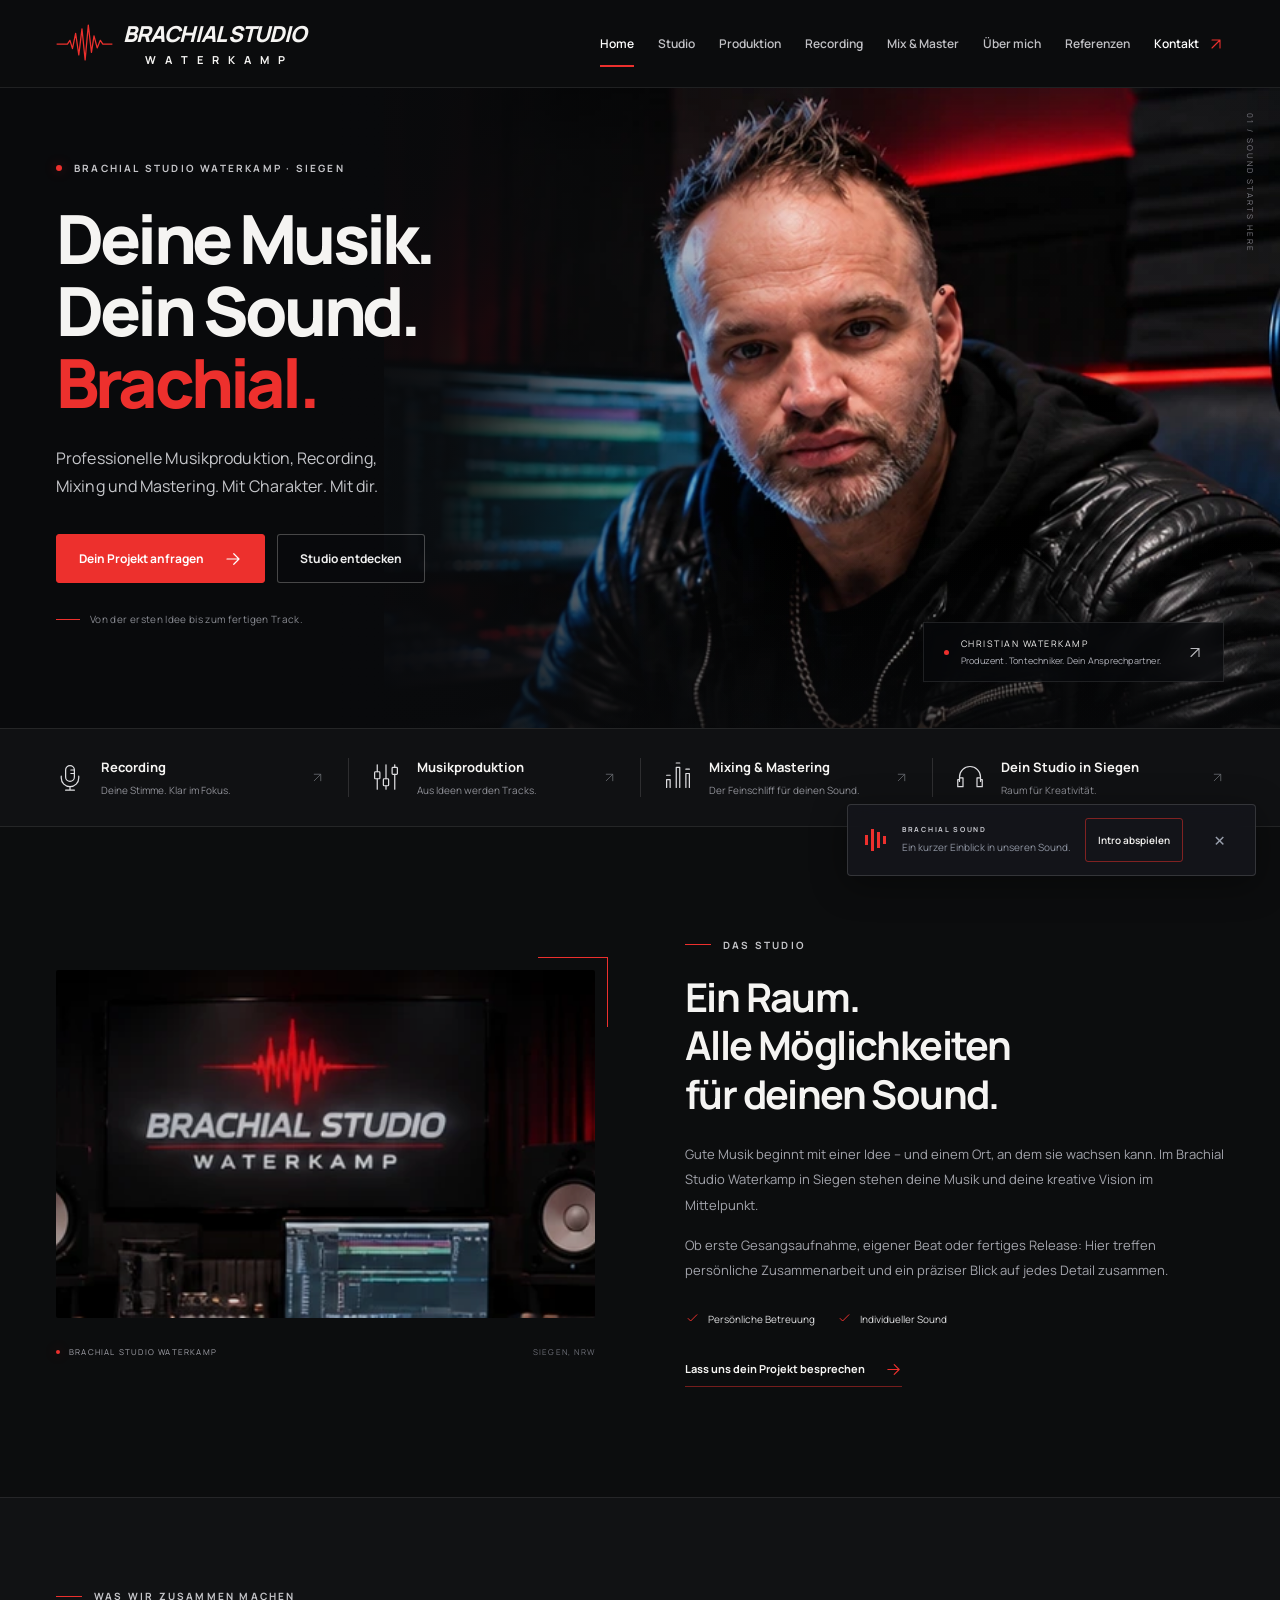
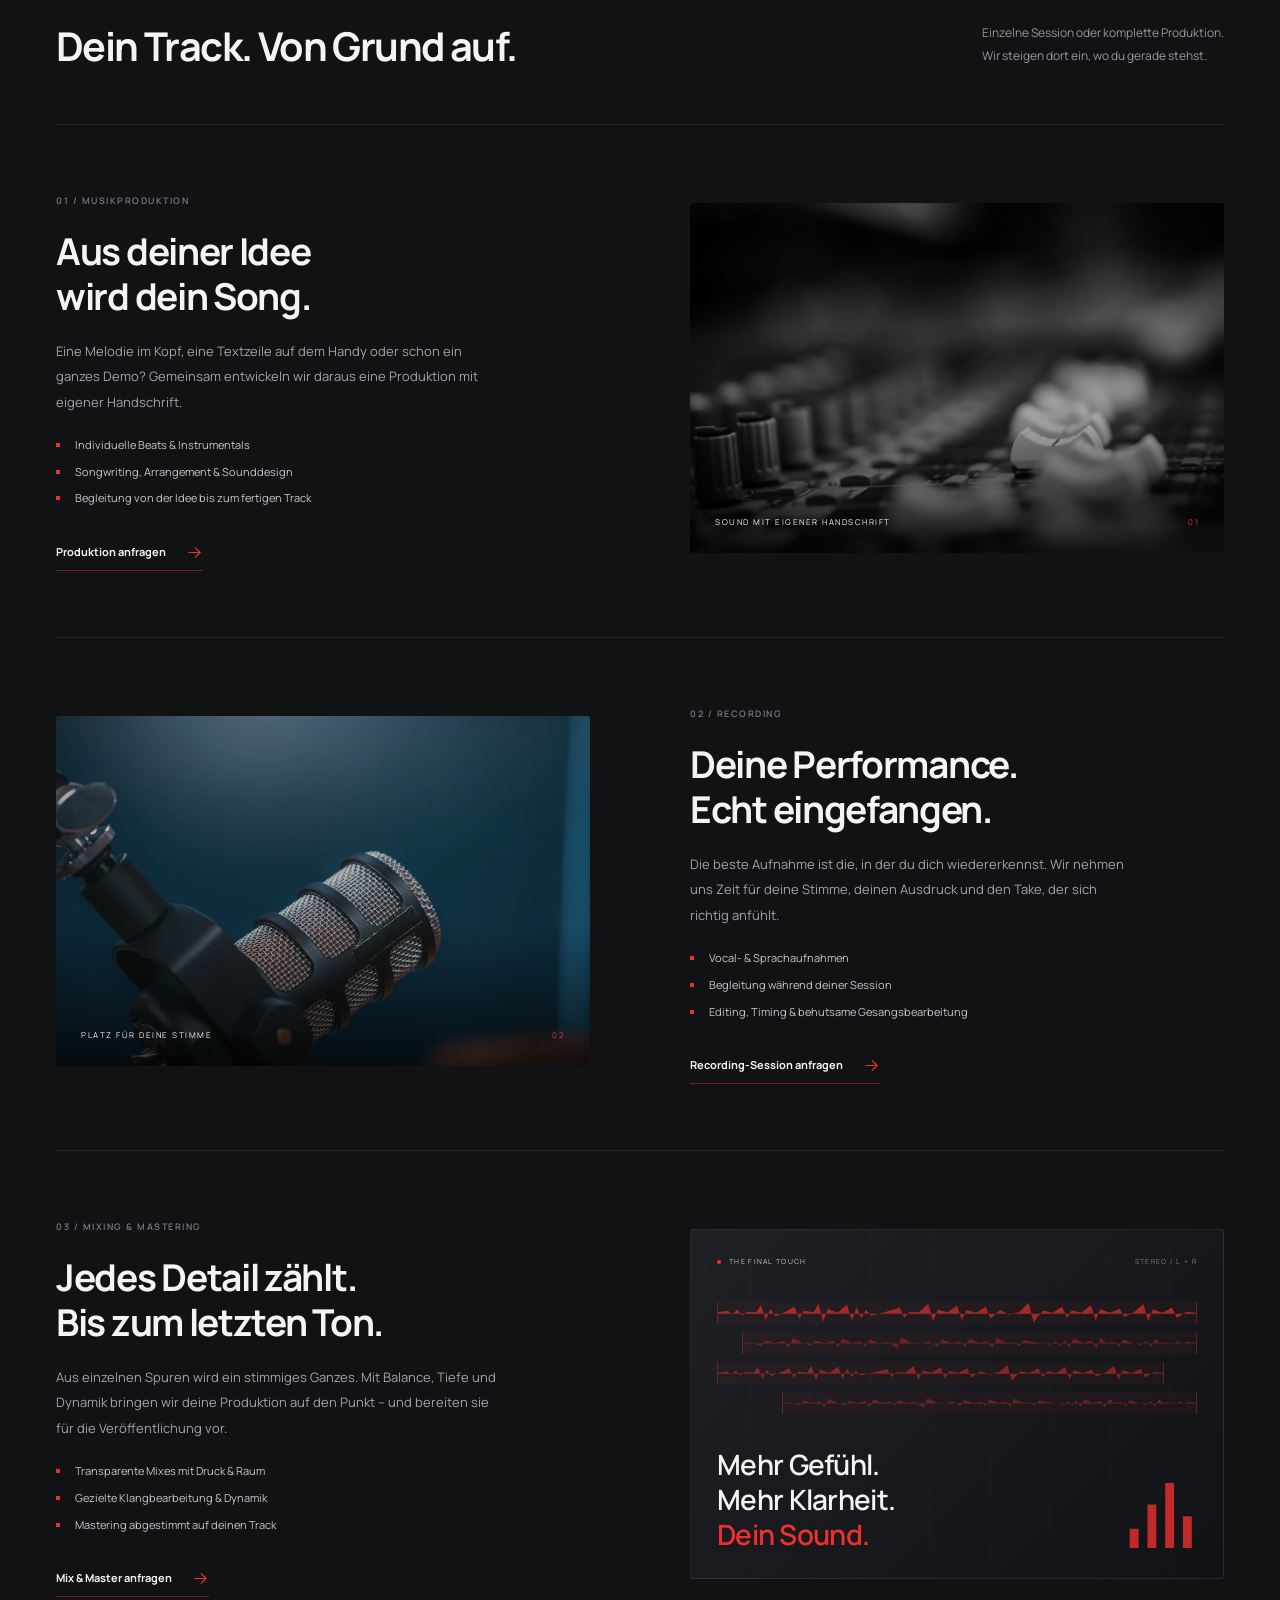
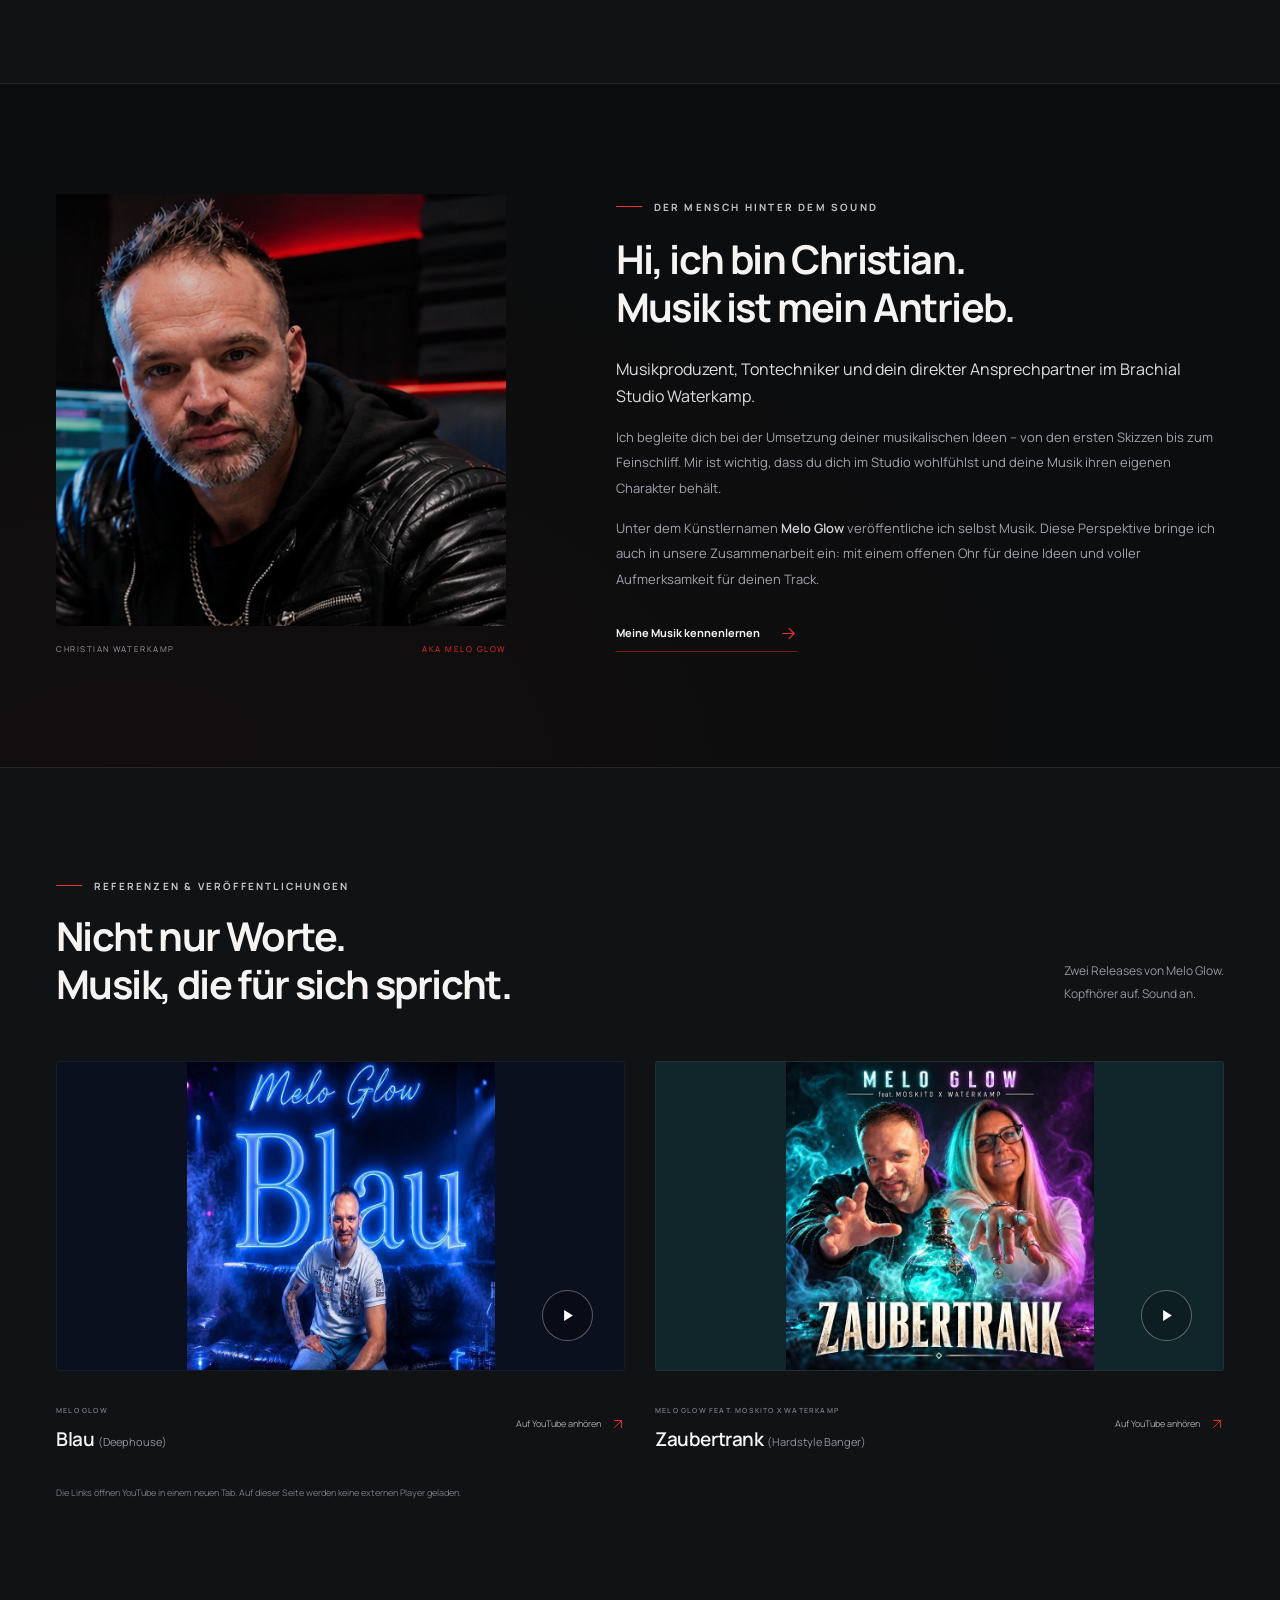
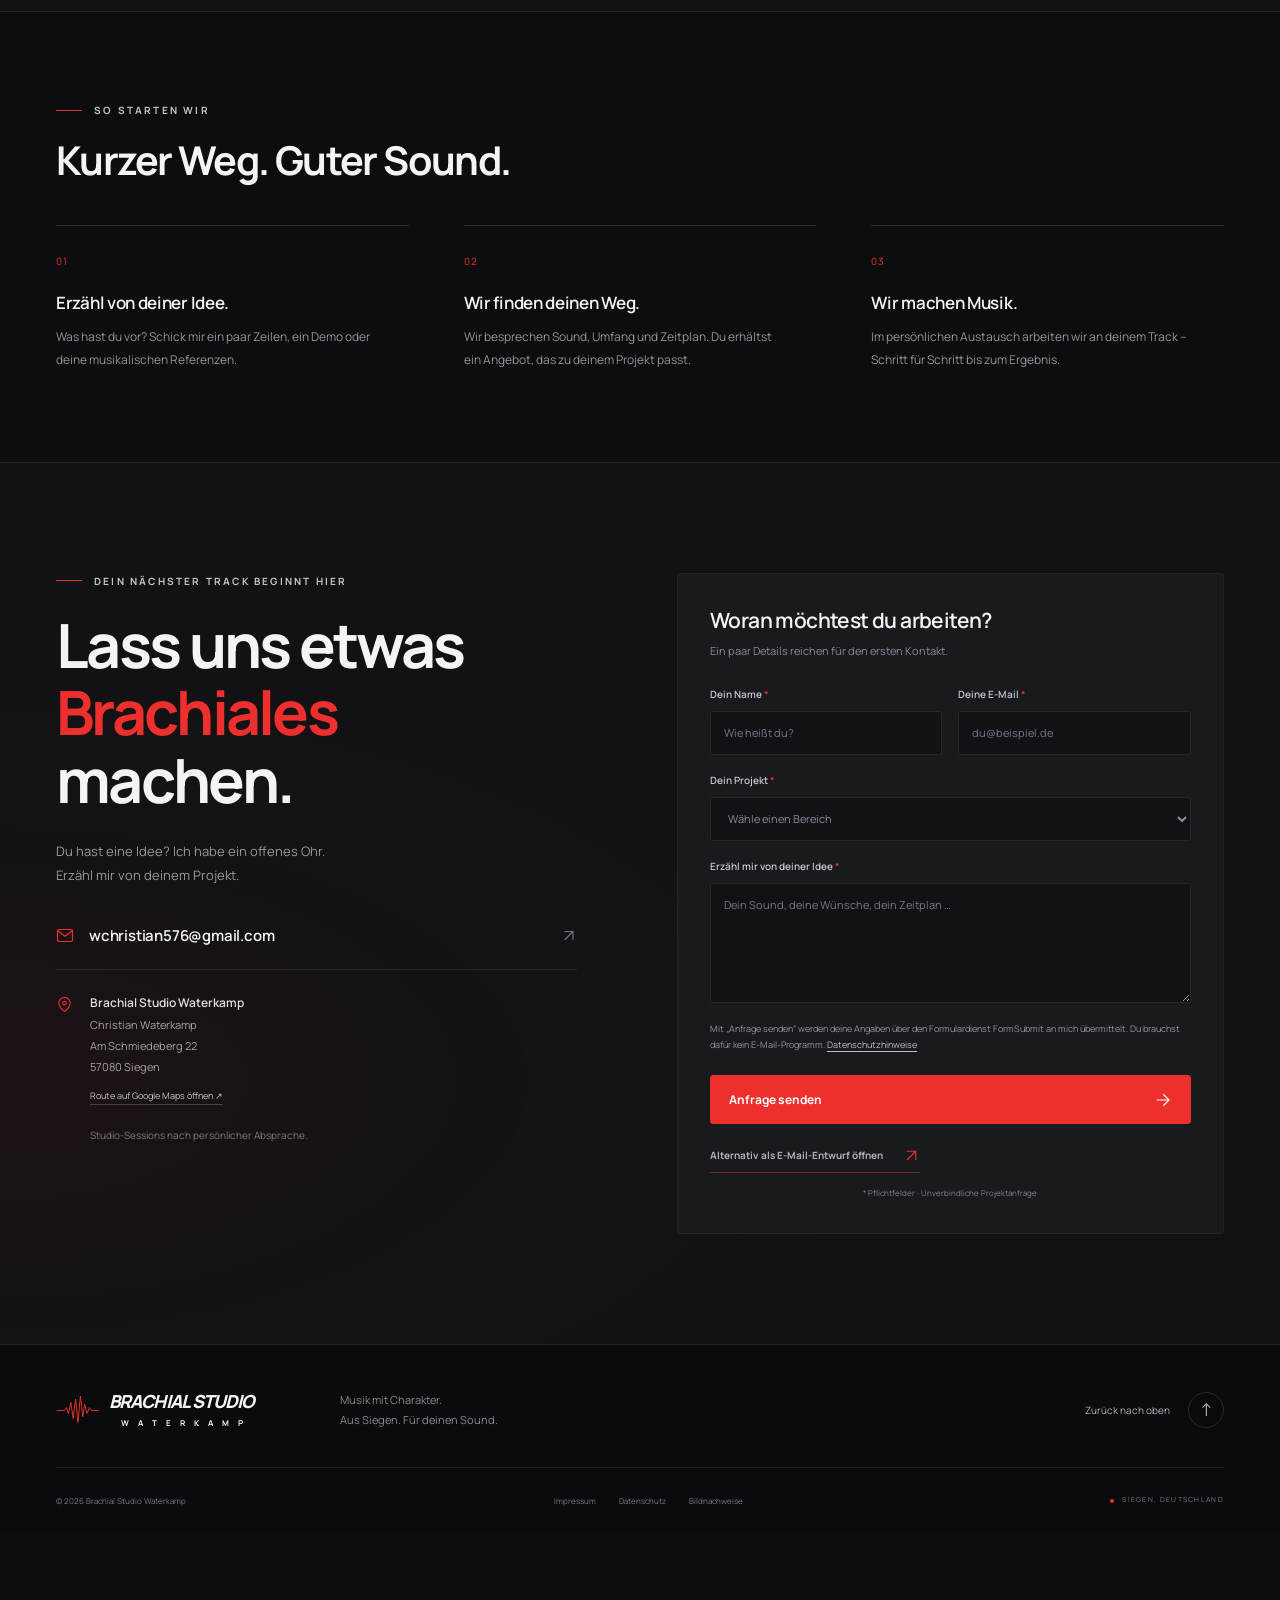
<file: index.html>
<!doctype html>
<html lang="de">
<head>
  <meta charset="utf-8">
  <meta name="viewport" content="width=device-width, initial-scale=1">
  <meta name="theme-color" content="#0c0d0e">
  <title>Brachial Studio Waterkamp | Tonstudio & Musikproduktion in Siegen</title>
  <meta name="description" content="Deine Musik. Dein Sound. Brachial. Musikproduktion, Recording, Mixing und Mastering mit Christian Waterkamp im Brachial Studio in Siegen.">
  <meta property="og:type" content="website">
  <meta property="og:locale" content="de_DE">
  <meta property="og:title" content="Brachial Studio Waterkamp – Deine Musik. Dein Sound.">
  <meta property="og:description" content="Musikproduktion, Recording, Mixing & Mastering in Siegen. Lass uns deinen nächsten Track machen.">
  <meta property="og:image" content="assets/christian-studio.webp">
  <link rel="icon" type="image/svg+xml" href="assets/favicon.svg">
  <link rel="preload" href="assets/manrope-variable.ttf" as="font" type="font/ttf" crossorigin>
  <link rel="preload" href="assets/christian-studio.webp" as="image">
  <link rel="stylesheet" href="style.css?v=20261115-kontakt">
  <script src="script.js?v=20261115-kontakt" defer></script>
  <script type="application/ld+json">
  {"@context":"https://schema.org","@type":"LocalBusiness","name":"Brachial Studio Waterkamp","description":"Tonstudio für Musikproduktion, Recording, Mixing und Mastering in Siegen.","email":"wchristian576@gmail.com","founder":{"@type":"Person","name":"Christian Waterkamp"},"address":{"@type":"PostalAddress","streetAddress":"Am Schmiedeberg 22","postalCode":"57080","addressLocality":"Siegen","addressCountry":"DE"}}
  </script>
</head>
<body>
  <a class="skip-link" href="#main">Zum Inhalt springen</a>
  <svg class="svg-library" xmlns="http://www.w3.org/2000/svg" aria-hidden="true">
    <symbol id="i-arrow" viewBox="0 0 24 24"><path d="M4 12h15M13 5l7 7-7 7"/></symbol>
    <symbol id="i-up-right" viewBox="0 0 24 24"><path d="M6 18 18 6M6 6h12v12"/></symbol>
    <symbol id="i-mic" viewBox="0 0 32 32"><rect x="11" y="3" width="10" height="18" rx="5"/><path d="M6 15v2a10 10 0 0 0 20 0v-2M16 27v4M11 31h10M17 8h4M17 12h4"/></symbol>
    <symbol id="i-sliders" viewBox="0 0 32 32"><path d="M6 2v8m0 8v12M16 2v16m0 8v4M26 2v3m0 8v17"/><rect x="3" y="10" width="6" height="8" rx="1"/><rect x="13" y="18" width="6" height="8" rx="1"/><rect x="23" y="5" width="6" height="8" rx="1"/></symbol>
    <symbol id="i-levels" viewBox="0 0 32 32"><path d="M3 28V19h4v9M14 28V5h4v23M25 28V12h4v16M3 14h4M14 0h4M25 7h4"/></symbol>
    <symbol id="i-headphones" viewBox="0 0 32 32"><path d="M4 21v-5a12 12 0 0 1 24 0v5M4 19H2v8h6V17H5M28 19h2v8h-6V17h3"/></symbol>
    <symbol id="i-pin" viewBox="0 0 24 24"><path d="M20 10c0 6-8 12-8 12S4 16 4 10a8 8 0 1 1 16 0Z"/><circle cx="12" cy="10" r="2.5"/></symbol>
    <symbol id="i-mail" viewBox="0 0 24 24"><rect x="2" y="4" width="20" height="16" rx="2"/><path d="m3 6 9 7 9-7"/></symbol>
    <symbol id="i-play" viewBox="0 0 24 24"><path d="m9 5 11 7-11 7Z"/></symbol>
    <symbol id="i-check" viewBox="0 0 24 24"><path d="m5 12 4 4L19 6"/></symbol>
  </svg>

  <header class="site-header">
    <div class="header-inner wrap">
      <a class="brand" href="#home" aria-label="Brachial Studio Waterkamp – Startseite">
        <svg class="brand-wave" viewBox="0 0 90 64" aria-hidden="true"><path d="M1 33h17l4-6 4 13 5-24 5 34 5-41 5 49 5-55 5 43 4-26 5 19 5-12 4 6h15"/></svg>
        <span class="brand-type"><strong>BRACHIAL STUDIO</strong><span>W A T E R K A M P</span></span>
      </a>
      <button class="menu-toggle" type="button" aria-expanded="false" aria-controls="main-nav" aria-label="Menü öffnen"><span></span><span></span></button>
      <nav class="main-nav" id="main-nav" aria-label="Hauptnavigation">
        <a class="is-active" href="#home" aria-current="location">Home</a>
        <a href="#studio">Studio</a>
        <a href="#produktion">Produktion</a>
        <a href="#recording">Recording</a>
        <a href="#mixing">Mix & Master</a>
        <a href="#ueber-mich">Über mich</a>
        <a href="#referenzen">Referenzen</a>
        <a class="nav-contact" href="#kontakt">Kontakt <svg class="icon" aria-hidden="true"><use href="#i-up-right"/></svg></a>
      </nav>
    </div>
  </header>

  <main id="main">
    <section class="hero" id="home" aria-labelledby="hero-title">
      <div class="hero-photo"><img src="assets/christian-studio.webp" width="1098" height="467" alt="Christian Waterkamp in seinem Studio, neben Mischpult und Studiomikrofon" fetchpriority="high"></div>
      <div class="wrap hero-inner">
        <div class="hero-copy">
          <p class="eyebrow"><span class="live-dot"></span> BRACHIAL STUDIO WATERKAMP · SIEGEN</p>
          <h1 id="hero-title">Deine Musik.<br>Dein Sound.<br><span>Brachial.</span></h1>
          <p class="hero-description">Professionelle Musikproduktion, Recording,<br class="desktop-break"> Mixing und Mastering. Mit Charakter. Mit dir.</p>
          <div class="button-group">
            <a class="button button-primary" href="#kontakt">Dein Projekt anfragen <svg class="icon" aria-hidden="true"><use href="#i-arrow"/></svg></a>
            <a class="button button-ghost" href="#studio">Studio entdecken</a>
          </div>
          <div class="hero-note"><span class="note-line"></span> Von der ersten Idee bis zum fertigen Track.</div>
        </div>
        <a class="hero-caption" href="#ueber-mich"><span class="caption-dot"></span><span>CHRISTIAN WATERKAMP<small>Produzent. Tontechniker. Dein Ansprechpartner.</small></span><svg class="icon" aria-hidden="true"><use href="#i-up-right"/></svg></a>
      </div>
      <span class="hero-coordinate" aria-hidden="true">01 / SOUND STARTS HERE</span>
    </section>

    <div class="service-strip">
      <div class="wrap service-strip-inner">
        <a href="#recording"><svg class="service-icon" aria-hidden="true"><use href="#i-mic"/></svg><span><strong>Recording</strong><small>Deine Stimme. Klar im Fokus.</small></span><svg class="icon strip-arrow" aria-hidden="true"><use href="#i-up-right"/></svg></a>
        <a href="#produktion"><svg class="service-icon" aria-hidden="true"><use href="#i-sliders"/></svg><span><strong>Musikproduktion</strong><small>Aus Ideen werden Tracks.</small></span><svg class="icon strip-arrow" aria-hidden="true"><use href="#i-up-right"/></svg></a>
        <a href="#mixing"><svg class="service-icon" aria-hidden="true"><use href="#i-levels"/></svg><span><strong>Mixing & Mastering</strong><small>Der Feinschliff für deinen Sound.</small></span><svg class="icon strip-arrow" aria-hidden="true"><use href="#i-up-right"/></svg></a>
        <a href="#studio"><svg class="service-icon" aria-hidden="true"><use href="#i-headphones"/></svg><span><strong>Dein Studio in Siegen</strong><small>Raum für Kreativität.</small></span><svg class="icon strip-arrow" aria-hidden="true"><use href="#i-up-right"/></svg></a>
      </div>
    </div>

    <section class="section studio-section" id="studio" aria-labelledby="studio-title">
      <div class="wrap split studio-split">
        <figure class="studio-figure reveal">
          <img src="assets/studio-waterkamp.webp" width="545" height="229" alt="Studioansicht aus der Designvorlage: Monitore, Musikprojekt und rotes Licht" loading="lazy">
          <figcaption><span class="live-dot"></span> BRACHIAL STUDIO WATERKAMP <span>SIEGEN, NRW</span></figcaption>
          <div class="image-corner" aria-hidden="true"></div>
        </figure>
        <div class="section-copy reveal">
          <p class="eyebrow"><span class="red-line"></span> DAS STUDIO</p>
          <h2 id="studio-title">Ein Raum.<br>Alle Möglichkeiten<br>für deinen Sound.</h2>
          <p>Gute Musik beginnt mit einer Idee – und einem Ort, an dem sie wachsen kann. Im Brachial Studio Waterkamp in Siegen stehen deine Musik und deine kreative Vision im Mittelpunkt.</p>
          <p>Ob erste Gesangsaufnahme, eigener Beat oder fertiges Release: Hier treffen persönliche Zusammenarbeit und ein präziser Blick auf jedes Detail zusammen.</p>
          <div class="inline-facts"><span><svg class="icon" aria-hidden="true"><use href="#i-check"/></svg> Persönliche Betreuung</span><span><svg class="icon" aria-hidden="true"><use href="#i-check"/></svg> Individueller Sound</span></div>
          <a class="text-link" href="#kontakt">Lass uns dein Projekt besprechen <svg class="icon" aria-hidden="true"><use href="#i-arrow"/></svg></a>
        </div>
      </div>
    </section>

    <section class="services-section" aria-labelledby="services-title">
      <div class="wrap">
        <div class="section-heading reveal"><div><p class="eyebrow"><span class="red-line"></span> WAS WIR ZUSAMMEN MACHEN</p><h2 id="services-title">Dein Track. Von Grund auf.</h2></div><p>Einzelne Session oder komplette Produktion.<br>Wir steigen dort ein, wo du gerade stehst.</p></div>
        <article class="service-detail" id="produktion" aria-labelledby="production-title">
          <div class="service-content reveal"><span class="section-number">01 / MUSIKPRODUKTION</span><h3 id="production-title">Aus deiner Idee<br>wird dein Song.</h3><p>Eine Melodie im Kopf, eine Textzeile auf dem Handy oder schon ein ganzes Demo? Gemeinsam entwickeln wir daraus eine Produktion mit eigener Handschrift.</p><ul class="check-list"><li>Individuelle Beats & Instrumentals</li><li>Songwriting, Arrangement & Sounddesign</li><li>Begleitung von der Idee bis zum fertigen Track</li></ul><a class="text-link" href="#kontakt" data-service="Musikproduktion">Produktion anfragen <svg class="icon" aria-hidden="true"><use href="#i-arrow"/></svg></a></div>
          <figure class="service-image reveal"><img src="assets/mixing-console.webp" width="1200" height="800" alt="Detailaufnahme eines Audiomischpults mit beleuchteten Reglern – Symbolbild" loading="lazy"><figcaption>SOUND MIT EIGENER HANDSCHRIFT <span>01</span></figcaption></figure>
        </article>
        <article class="service-detail service-reverse" id="recording" aria-labelledby="recording-title">
          <div class="service-content reveal"><span class="section-number">02 / RECORDING</span><h3 id="recording-title">Deine Performance.<br>Echt eingefangen.</h3><p>Die beste Aufnahme ist die, in der du dich wiedererkennst. Wir nehmen uns Zeit für deine Stimme, deinen Ausdruck und den Take, der sich richtig anfühlt.</p><ul class="check-list"><li>Vocal- & Sprachaufnahmen</li><li>Begleitung während deiner Session</li><li>Editing, Timing & behutsame Gesangsbearbeitung</li></ul><a class="text-link" href="#kontakt" data-service="Recording">Recording-Session anfragen <svg class="icon" aria-hidden="true"><use href="#i-arrow"/></svg></a></div>
          <figure class="service-image recording-image reveal"><img src="assets/recording-microphone.webp" width="1000" height="1500" alt="Professionelles Studiomikrofon in einer Halterung – Symbolbild" loading="lazy"><figcaption>PLATZ FÜR DEINE STIMME <span>02</span></figcaption></figure>
        </article>
        <article class="service-detail" id="mixing" aria-labelledby="mixing-title">
          <div class="service-content reveal"><span class="section-number">03 / MIXING & MASTERING</span><h3 id="mixing-title">Jedes Detail zählt.<br>Bis zum letzten Ton.</h3><p>Aus einzelnen Spuren wird ein stimmiges Ganzes. Mit Balance, Tiefe und Dynamik bringen wir deine Produktion auf den Punkt – und bereiten sie für die Veröffentlichung vor.</p><ul class="check-list"><li>Transparente Mixes mit Druck & Raum</li><li>Gezielte Klangbearbeitung & Dynamik</li><li>Mastering abgestimmt auf deinen Track</li></ul><a class="text-link" href="#kontakt" data-service="Mixing & Mastering">Mix & Master anfragen <svg class="icon" aria-hidden="true"><use href="#i-arrow"/></svg></a></div>
          <div class="mix-visual reveal" role="img" aria-label="Grafische Darstellung von Audiospuren und Lautstärkepegeln"><div class="mix-topline"><span><span class="live-dot"></span> THE FINAL TOUCH</span><span>STEREO / L + R</span></div><div class="audio-tracks" aria-hidden="true"><div class="audio-track track-one"></div><div class="audio-track track-two"></div><div class="audio-track track-three"></div><div class="audio-track track-four"></div></div><div class="mix-bottom"><strong>Mehr Gefühl.<br>Mehr Klarheit.<br><span>Dein Sound.</span></strong><svg viewBox="0 0 96 100" aria-hidden="true"><path d="M5 96V70h12v26M29 96V37h12v59M53 96V8h12v88M77 96V53h12v43"/></svg></div></div>
        </article>
      </div>
    </section>

    <section class="section about-section" id="ueber-mich" aria-labelledby="about-title">
      <div class="wrap split about-split">
        <figure class="about-portrait reveal"><img src="assets/christian-waterkamp.webp" width="620" height="465" alt="Originalporträt von Christian Waterkamp aus der beigefügten Designvorlage" loading="lazy"><figcaption><span>CHRISTIAN WATERKAMP</span> <span>AKA MELO GLOW</span></figcaption></figure>
        <div class="section-copy reveal"><p class="eyebrow"><span class="red-line"></span> DER MENSCH HINTER DEM SOUND</p><h2 id="about-title">Hi, ich bin Christian.<br>Musik ist mein Antrieb.</h2><p class="lead">Musikproduzent, Tontechniker und dein direkter Ansprechpartner im Brachial Studio Waterkamp.</p><p>Ich begleite dich bei der Umsetzung deiner musikalischen Ideen – von den ersten Skizzen bis zum Feinschliff. Mir ist wichtig, dass du dich im Studio wohlfühlst und deine Musik ihren eigenen Charakter behält.</p><p>Unter dem Künstlernamen <strong>Melo Glow</strong> veröffentliche ich selbst Musik. Diese Perspektive bringe ich auch in unsere Zusammenarbeit ein: mit einem offenen Ohr für deine Ideen und voller Aufmerksamkeit für deinen Track.</p><a class="text-link" href="#referenzen">Meine Musik kennenlernen <svg class="icon" aria-hidden="true"><use href="#i-arrow"/></svg></a></div>
      </div>
    </section>

    <section class="section references-section" id="referenzen" aria-labelledby="references-title">
      <div class="wrap">
        <div class="section-heading reveal"><div><p class="eyebrow"><span class="red-line"></span> REFERENZEN & VERÖFFENTLICHUNGEN</p><h2 id="references-title">Nicht nur Worte.<br>Musik, die für sich spricht.</h2></div><p>Zwei Releases von Melo Glow.<br>Kopfhörer auf. Sound an.</p></div>
        <div class="release-grid">
          <a class="release-card reveal" href="https://www.youtube.com/watch?v=gW0HeTSGraI" target="_blank" rel="noopener noreferrer" aria-label="Melo Glow – Blau (Deephouse) auf YouTube anhören (neuer Tab)">
            <div class="release-art release-blue"><img src="assets/blau.webp" width="720" height="720" alt="Originales Releasebild: Melo Glow – Blau" loading="lazy"><span class="release-play"><svg class="icon" aria-hidden="true"><use href="#i-play"/></svg></span></div>
            <div class="release-info"><div><span class="section-number">MELO GLOW</span><h3>Blau <small>(Deephouse)</small></h3></div><span class="release-platform">Auf YouTube anhören <svg class="icon" aria-hidden="true"><use href="#i-up-right"/></svg></span></div>
          </a>
          <a class="release-card reveal" href="https://www.youtube.com/watch?v=w4nxBiFVxBI" target="_blank" rel="noopener noreferrer" aria-label="Melo Glow – Zaubertrank auf YouTube anhören (neuer Tab)">
            <div class="release-art release-red"><img src="assets/zaubertrank.webp" width="720" height="720" alt="Originales Releasebild: Melo Glow – Zaubertrank feat. Moskito X Waterkamp" loading="lazy"><span class="release-play"><svg class="icon" aria-hidden="true"><use href="#i-play"/></svg></span></div>
            <div class="release-info"><div><span class="section-number">MELO GLOW FEAT. MOSKITO X WATERKAMP</span><h3>Zaubertrank <small>(Hardstyle Banger)</small></h3></div><span class="release-platform">Auf YouTube anhören <svg class="icon" aria-hidden="true"><use href="#i-up-right"/></svg></span></div>
          </a>
        </div>
        <p class="external-note">Die Links öffnen YouTube in einem neuen Tab. Auf dieser Seite werden keine externen Player geladen.</p>
      </div>
    </section>

    <section class="process-section" aria-labelledby="process-title"><div class="wrap"><div class="section-heading reveal"><div><p class="eyebrow"><span class="red-line"></span> SO STARTEN WIR</p><h2 id="process-title">Kurzer Weg. Guter Sound.</h2></div></div><ol class="process-list"><li class="reveal"><span>01</span><h3>Erzähl von deiner Idee.</h3><p>Was hast du vor? Schick mir ein paar Zeilen, ein Demo oder deine musikalischen Referenzen.</p></li><li class="reveal"><span>02</span><h3>Wir finden deinen Weg.</h3><p>Wir besprechen Sound, Umfang und Zeitplan. Du erhältst ein Angebot, das zu deinem Projekt passt.</p></li><li class="reveal"><span>03</span><h3>Wir machen Musik.</h3><p>Im persönlichen Austausch arbeiten wir an deinem Track – Schritt für Schritt bis zum Ergebnis.</p></li></ol></div></section>

    <section class="section contact-section" id="kontakt" aria-labelledby="contact-title">
      <div class="wrap contact-grid">
        <div class="contact-copy reveal"><p class="eyebrow"><span class="red-line"></span> DEIN NÄCHSTER TRACK BEGINNT HIER</p><h2 id="contact-title">Lass uns etwas<br><span>Brachiales</span><br>machen.</h2><p>Du hast eine Idee? Ich habe ein offenes Ohr.<br>Erzähl mir von deinem Projekt.</p><a class="contact-email" href="mailto:wchristian576@gmail.com"><svg class="icon" aria-hidden="true"><use href="#i-mail"/></svg><span>wchristian576@gmail.com</span><svg class="icon" aria-hidden="true"><use href="#i-up-right"/></svg></a><address><svg class="icon" aria-hidden="true"><use href="#i-pin"/></svg><div><strong>Brachial Studio Waterkamp</strong><br>Christian Waterkamp<br>Am Schmiedeberg 22<br>57080 Siegen<br><a class="map-link" href="https://www.google.com/maps/search/?api=1&query=Am%20Schmiedeberg%2022%2C%2057080%20Siegen" target="_blank" rel="noopener noreferrer">Route auf Google Maps öffnen ↗</a></div></address><p class="contact-appointment">Studio-Sessions nach persönlicher Absprache.</p></div>
        <div class="contact-form-panel reveal"><h3>Woran möchtest du arbeiten?</h3><p class="form-intro">Ein paar Details reichen für den ersten Kontakt.</p>
          <form id="contact-form" action="https://formsubmit.co/wchristian576@gmail.com" method="POST">
            <input type="hidden" name="_subject" value="Neue Projektanfrage – Brachial Studio Waterkamp">
            <input type="hidden" name="_template" value="table">
            <input type="hidden" name="_next" value="https://wchristian576-rgb.github.io/Brachial-Studio-Waterkamp/danke.html">
            <div class="form-trap" aria-hidden="true"><label for="website">Dieses Feld bitte leer lassen</label><input id="website" name="_honey" type="text" tabindex="-1" autocomplete="off"></div>
            <div class="form-row"><div class="field"><label for="name">Dein Name <span>*</span></label><input id="name" name="name" autocomplete="name" placeholder="Wie heißt du?" maxlength="100" required></div><div class="field"><label for="email">Deine E-Mail <span>*</span></label><input id="email" name="email" type="email" autocomplete="email" placeholder="du@beispiel.de" maxlength="254" required></div></div>
            <div class="field"><label for="service">Dein Projekt <span>*</span></label><select id="service" name="service" required><option value="" selected disabled>Wähle einen Bereich</option><option>Musikproduktion</option><option>Recording</option><option>Mixing & Mastering</option><option>Komplette Produktion</option><option>Ich möchte mich beraten lassen</option></select></div>
            <div class="field"><label for="message">Erzähl mir von deiner Idee <span>*</span></label><textarea id="message" name="message" rows="4" placeholder="Dein Sound, deine Wünsche, dein Zeitplan …" minlength="10" maxlength="4000" required></textarea></div>
            <p class="form-note">Mit „Anfrage senden“ werden deine Angaben über den Formulardienst FormSubmit an mich übermittelt. Du brauchst dafür kein E-Mail-Programm. <a href="datenschutz.html">Datenschutzhinweise</a></p>
            <button class="button button-primary form-submit" type="submit"><span class="submit-label">Anfrage senden</span><svg class="icon" aria-hidden="true"><use href="#i-arrow"/></svg></button>
            <p id="form-status" class="form-status" role="status" aria-live="polite" tabindex="-1" hidden></p>
            <button class="text-link form-alternative" id="prepare-email" type="button">Alternativ als E-Mail-Entwurf öffnen <svg class="icon" aria-hidden="true"><use href="#i-up-right"/></svg></button>
            <p class="field-note">* Pflichtfelder · Unverbindliche Projektanfrage</p>
          </form>
          <section id="request-preview" class="request-preview" aria-labelledby="preview-title" hidden><h4 id="preview-title" tabindex="-1">Dein E-Mail-Entwurf</h4><p>Wenn du lieber dein E-Mail-Programm nutzt, öffne diesen Entwurf und sende ihn dort selbst ab. Du kannst den Text auch kopieren oder speichern.</p><pre id="request-text"></pre><div class="preview-actions"><a id="request-mailto" class="button button-primary" href="mailto:wchristian576@gmail.com">E-Mail-Programm öffnen <svg class="icon" aria-hidden="true"><use href="#i-up-right"/></svg></a><button class="button button-ghost" id="copy-request" type="button">Text kopieren</button><button class="text-link" id="download-request" type="button">Als Text speichern ↓</button></div><p id="request-status" class="request-status" role="status" aria-live="polite"></p></section>
          <noscript><p class="noscript-message">Das Formular funktioniert auch ohne JavaScript. Nach dem Absenden öffnet sich die Bestätigungsseite des Formulardienstes.</p></noscript>
        </div>
      </div>
    </section>
  </main>

  <footer class="site-footer"><div class="wrap footer-top"><a class="brand" href="#home" aria-label="Brachial Studio Waterkamp – nach oben"><svg class="brand-wave" viewBox="0 0 90 64" aria-hidden="true"><path d="M1 33h17l4-6 4 13 5-24 5 34 5-41 5 49 5-55 5 43 4-26 5 19 5-12 4 6h15"/></svg><span class="brand-type"><strong>BRACHIAL STUDIO</strong><span>W A T E R K A M P</span></span></a><p>Musik mit Charakter.<br>Aus Siegen. Für deinen Sound.</p><a class="back-top" href="#home">Zurück nach oben <span>↑</span></a></div><div class="wrap footer-bottom"><p>© <span id="year">2026</span> Brachial Studio Waterkamp</p><nav aria-label="Rechtliche Informationen"><a href="impressum.html">Impressum</a><a href="datenschutz.html">Datenschutz</a><a href="bildnachweise.html">Bildnachweise</a></nav><span class="footer-location"><span class="live-dot"></span> SIEGEN, DEUTSCHLAND</span></div></footer>

  <audio id="studio-intro" preload="metadata" aria-label="Brachial Studio – einmaliges Soundintro"><source src="assets/studio-intro.mp3" type="audio/mpeg"></audio>
  <aside class="intro-player" id="intro-player" aria-label="Studio-Soundintro" hidden>
    <span class="intro-bars" aria-hidden="true"><i></i><i></i><i></i><i></i></span>
    <div class="intro-info"><span>BRACHIAL SOUND</span><p id="intro-status" role="status" aria-live="polite">Dein Studio-Intro</p></div>
    <button class="intro-button" id="intro-button" type="button">Intro abspielen</button>
    <button class="intro-close" id="intro-close" type="button" aria-label="Intro schließen">×</button>
  </aside>
  <noscript><div class="intro-noscript"><span>Studio-Intro</span><audio controls preload="none" aria-label="Studio-Intro manuell abspielen"><source src="assets/studio-intro.mp3" type="audio/mpeg"></audio></div></noscript>
</body>
</html>
</file>
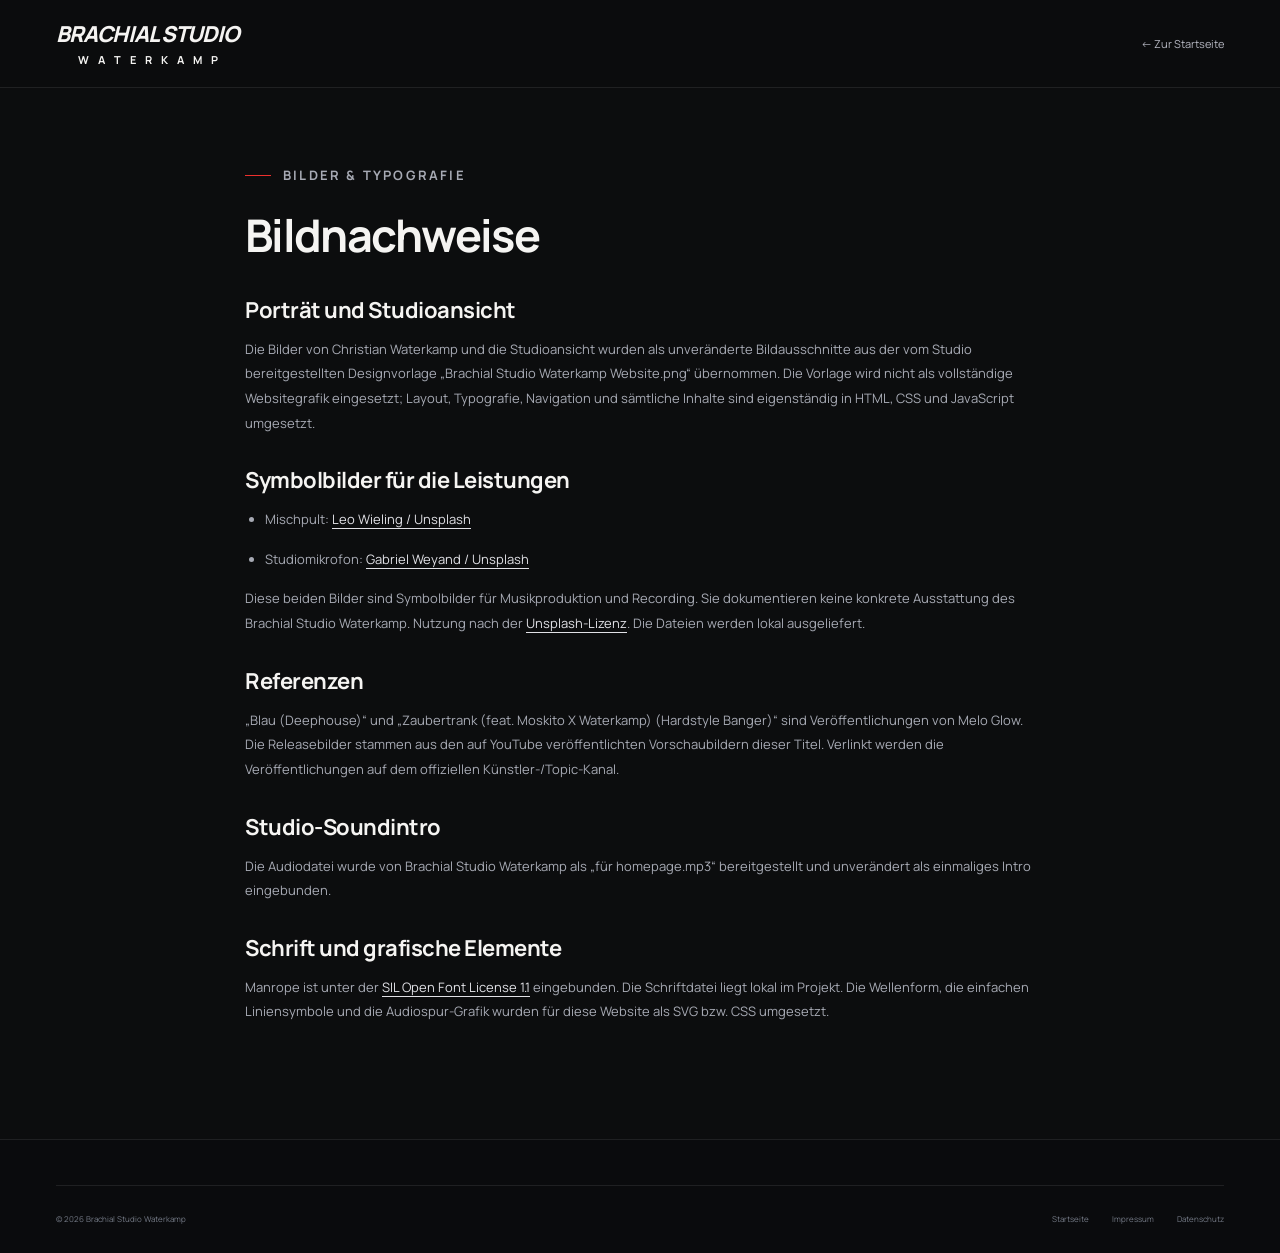
<file: bildnachweise.html>
<!doctype html>
<html lang="de"><head><meta charset="utf-8"><meta name="viewport" content="width=device-width, initial-scale=1"><meta name="theme-color" content="#0c0d0e"><title>Bildnachweise | Brachial Studio Waterkamp</title><meta name="description" content="Herkunft der Studio-, Porträt- und Releasebilder sowie der lokal eingebundenen Schrift."><link rel="icon" href="assets/favicon.svg" type="image/svg+xml"><link rel="stylesheet" href="style.css"></head>
<body><header class="site-header legal-header"><div class="wrap header-inner"><a class="brand" href="index.html"><span class="brand-type"><strong>BRACHIAL STUDIO</strong><span>W A T E R K A M P</span></span></a><a class="legal-back" href="index.html">← Zur Startseite</a></div></header><main class="wrap legal-main"><p class="eyebrow"><span class="red-line"></span> BILDER & TYPOGRAFIE</p><h1>Bildnachweise</h1><h2>Porträt und Studioansicht</h2><p>Die Bilder von Christian Waterkamp und die Studioansicht wurden als unveränderte Bildausschnitte aus der vom Studio bereitgestellten Designvorlage „Brachial Studio Waterkamp Website.png“ übernommen. Die Vorlage wird nicht als vollständige Websitegrafik eingesetzt; Layout, Typografie, Navigation und sämtliche Inhalte sind eigenständig in HTML, CSS und JavaScript umgesetzt.</p><h2>Symbolbilder für die Leistungen</h2><ul><li>Mischpult: <a href="https://unsplash.com/photos/selective-grayscale-photography-of-mixing-console-Sby_GQz1-5E" target="_blank" rel="noopener noreferrer">Leo Wieling / Unsplash</a></li><li>Studiomikrofon: <a href="https://unsplash.com/photos/a-professional-microphone-in-a-recording-studio-lwR2vJy1zgs" target="_blank" rel="noopener noreferrer">Gabriel Weyand / Unsplash</a></li></ul><p>Diese beiden Bilder sind Symbolbilder für Musikproduktion und Recording. Sie dokumentieren keine konkrete Ausstattung des Brachial Studio Waterkamp. Nutzung nach der <a href="https://unsplash.com/license" target="_blank" rel="noopener noreferrer">Unsplash-Lizenz</a>. Die Dateien werden lokal ausgeliefert.</p><h2>Referenzen</h2><p>„Blau (Deephouse)“ und „Zaubertrank (feat. Moskito X Waterkamp) (Hardstyle Banger)“ sind Veröffentlichungen von Melo Glow. Die Releasebilder stammen aus den auf YouTube veröffentlichten Vorschaubildern dieser Titel. Verlinkt werden die Veröffentlichungen auf dem offiziellen Künstler-/Topic-Kanal.</p><h2>Studio-Soundintro</h2><p>Die Audiodatei wurde von Brachial Studio Waterkamp als „für homepage.mp3“ bereitgestellt und unverändert als einmaliges Intro eingebunden.</p><h2>Schrift und grafische Elemente</h2><p>Manrope ist unter der <a href="assets/OFL-Manrope.txt">SIL Open Font License 1.1</a> eingebunden. Die Schriftdatei liegt lokal im Projekt. Die Wellenform, die einfachen Liniensymbole und die Audiospur-Grafik wurden für diese Website als SVG bzw. CSS umgesetzt.</p></main><footer class="site-footer"><div class="wrap footer-bottom"><p>© 2026 Brachial Studio Waterkamp</p><nav aria-label="Rechtliche Informationen"><a href="index.html">Startseite</a><a href="impressum.html">Impressum</a><a href="datenschutz.html">Datenschutz</a></nav></div></footer></body></html>
</file>
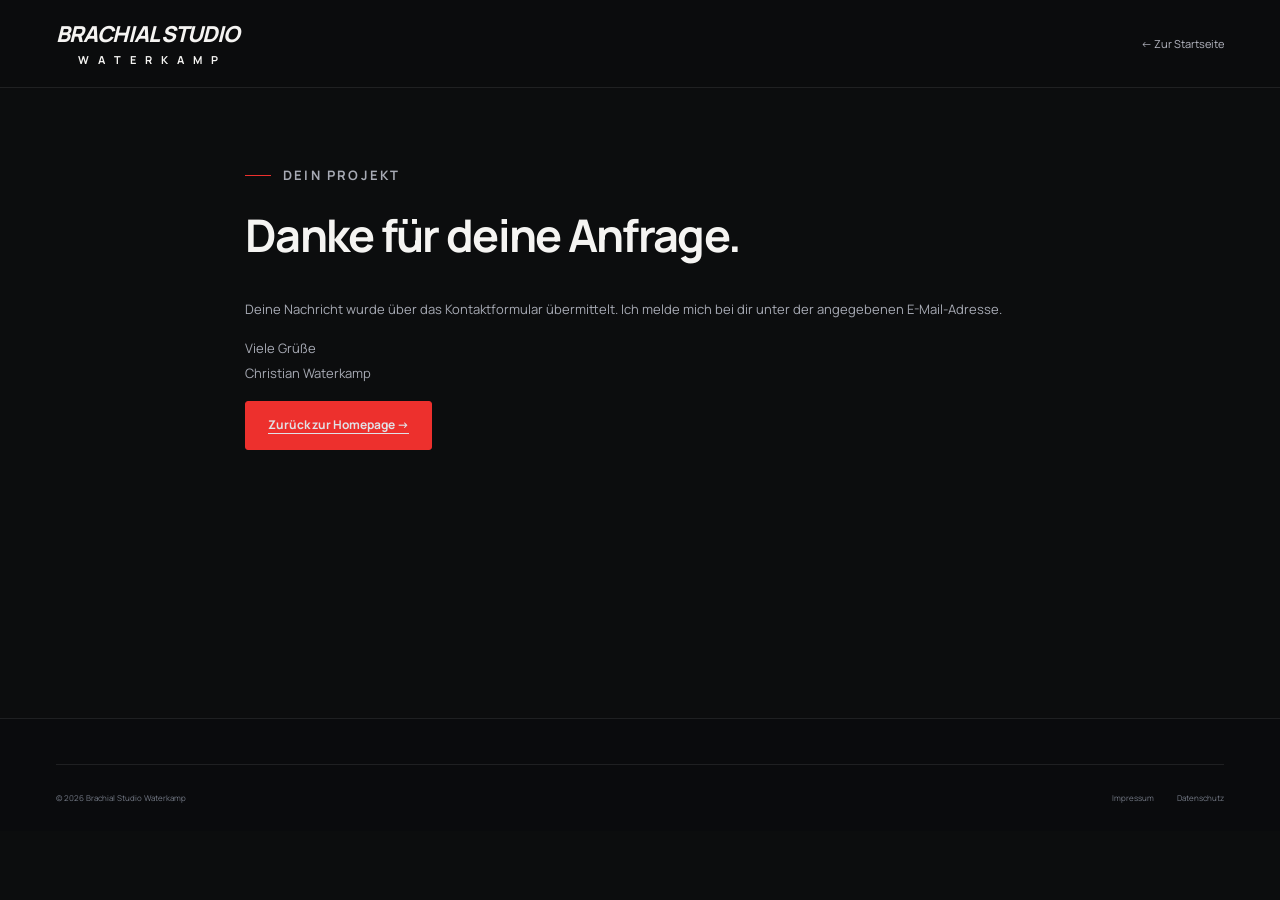
<file: danke.html>
<!doctype html>
<html lang="de"><head><meta charset="utf-8"><meta name="viewport" content="width=device-width, initial-scale=1"><meta name="theme-color" content="#0c0d0e"><meta name="robots" content="noindex"><title>Vielen Dank | Brachial Studio Waterkamp</title><link rel="icon" href="assets/favicon.svg" type="image/svg+xml"><link rel="stylesheet" href="style.css"></head><body><header class="site-header legal-header"><div class="wrap header-inner"><a class="brand" href="index.html"><span class="brand-type"><strong>BRACHIAL STUDIO</strong><span>W A T E R K A M P</span></span></a><a class="legal-back" href="index.html">← Zur Startseite</a></div></header><main class="wrap legal-main"><p class="eyebrow"><span class="red-line"></span> DEIN PROJEKT</p><h1>Danke für deine Anfrage.</h1><p>Deine Nachricht wurde über das Kontaktformular übermittelt. Ich melde mich bei dir unter der angegebenen E-Mail-Adresse.</p><p>Viele Grüße<br>Christian Waterkamp</p><a class="button button-primary" href="index.html">Zurück zur Homepage →</a></main><footer class="site-footer"><div class="wrap footer-bottom"><p>© 2026 Brachial Studio Waterkamp</p><nav aria-label="Rechtliche Informationen"><a href="impressum.html">Impressum</a><a href="datenschutz.html">Datenschutz</a></nav></div></footer></body></html>
</file>
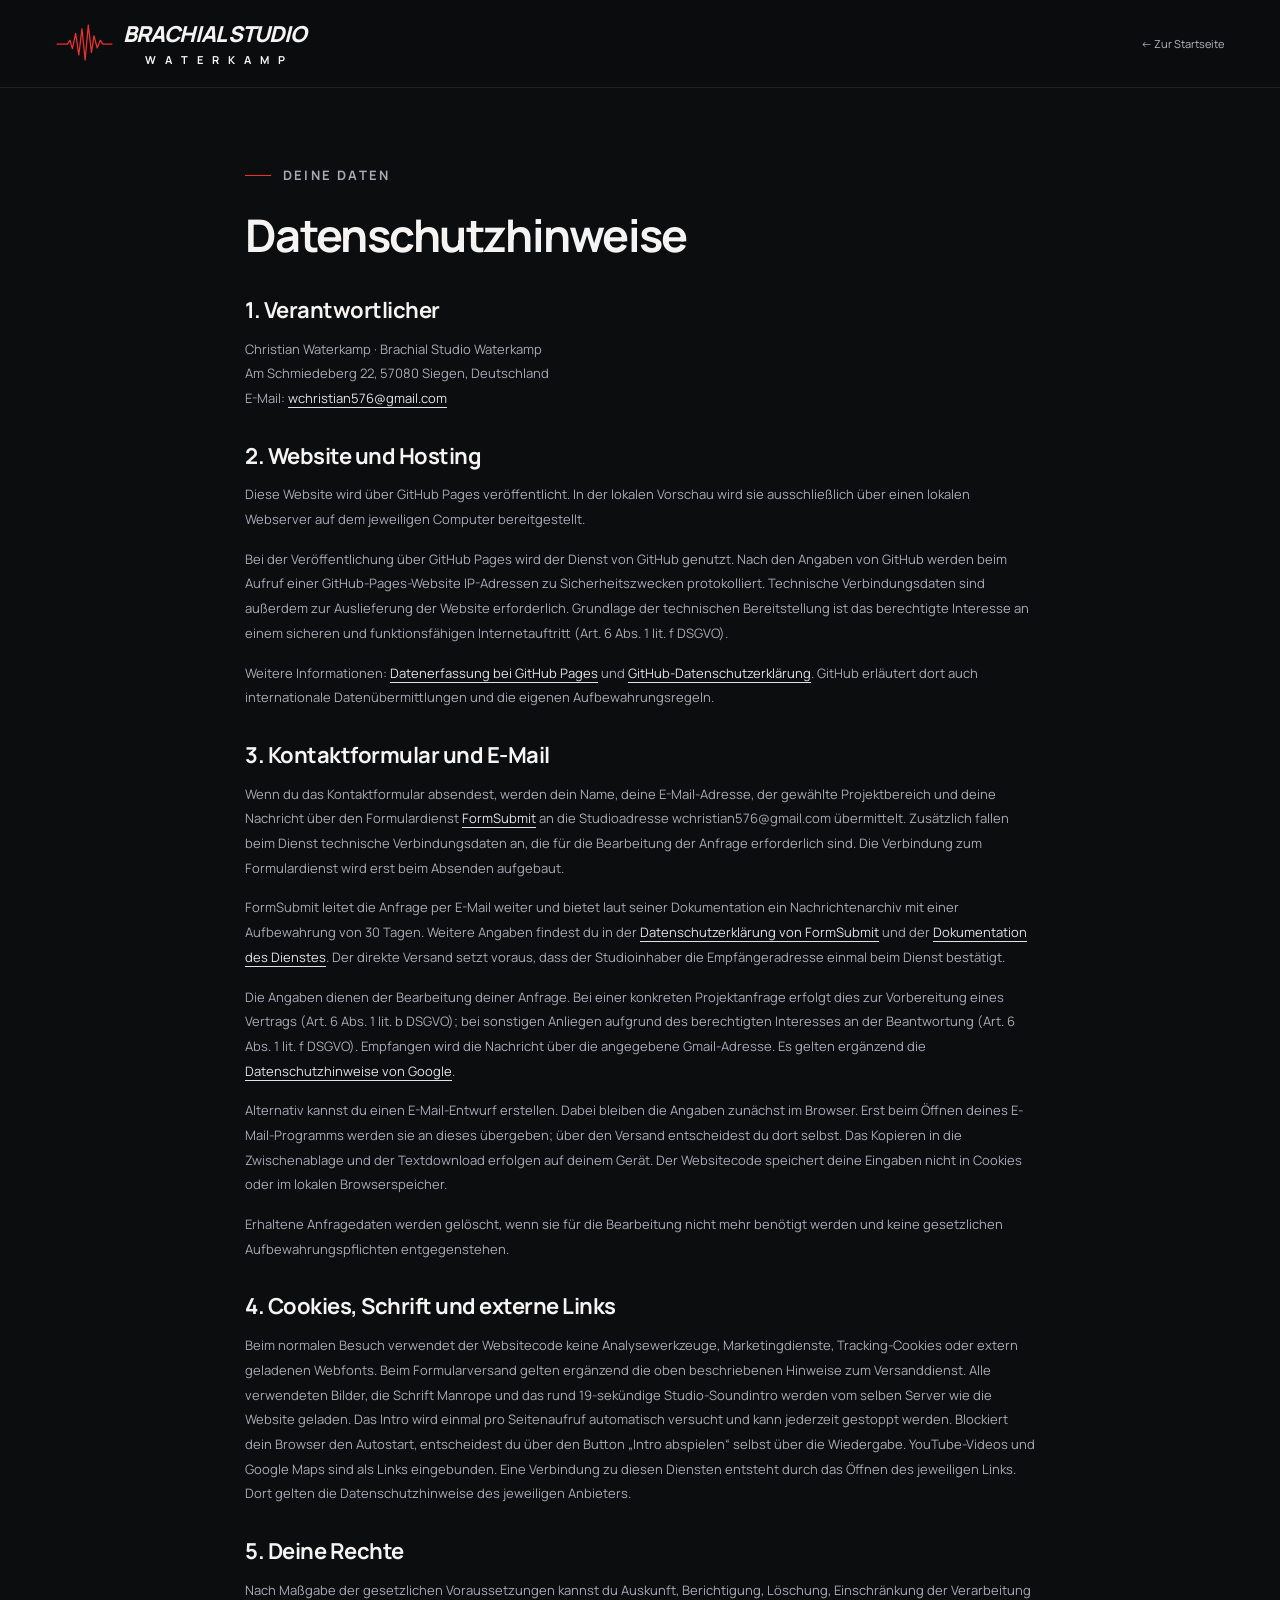
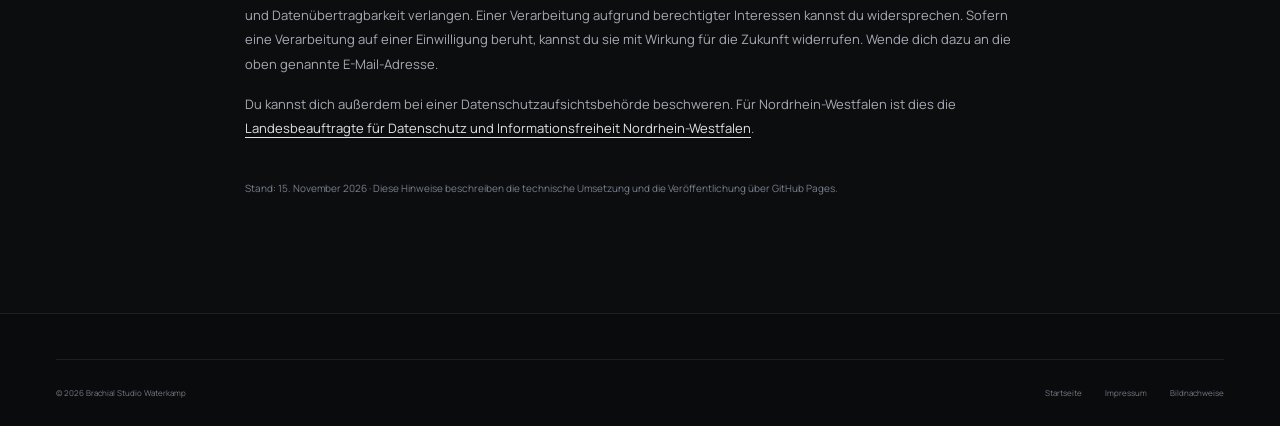
<file: datenschutz.html>
<!doctype html>
<html lang="de"><head><meta charset="utf-8"><meta name="viewport" content="width=device-width, initial-scale=1"><meta name="theme-color" content="#0c0d0e"><title>Datenschutz | Brachial Studio Waterkamp</title><meta name="description" content="Hinweise zum Datenschutz, zum Kontaktformular und zum Hosting der Website von Brachial Studio Waterkamp."><link rel="icon" href="assets/favicon.svg" type="image/svg+xml"><link rel="stylesheet" href="style.css"></head>
<body><a class="skip-link" href="#main">Zum Inhalt springen</a><header class="site-header legal-header"><div class="wrap header-inner"><a class="brand" href="index.html" aria-label="Brachial Studio Waterkamp – Startseite"><svg class="brand-wave" viewBox="0 0 90 64" aria-hidden="true"><path d="M1 33h17l4-6 4 13 5-24 5 34 5-41 5 49 5-55 5 43 4-26 5 19 5-12 4 6h15"/></svg><span class="brand-type"><strong>BRACHIAL STUDIO</strong><span>W A T E R K A M P</span></span></a><a class="legal-back" href="index.html">← Zur Startseite</a></div></header>
<main id="main" class="wrap legal-main"><p class="eyebrow"><span class="red-line"></span> DEINE DATEN</p><h1>Datenschutzhinweise</h1><h2>1. Verantwortlicher</h2><p>Christian Waterkamp · Brachial Studio Waterkamp<br>Am Schmiedeberg 22, 57080 Siegen, Deutschland<br>E-Mail: <a href="mailto:wchristian576@gmail.com">wchristian576@gmail.com</a></p><h2>2. Website und Hosting</h2><p>Diese Website wird über GitHub Pages veröffentlicht. In der lokalen Vorschau wird sie ausschließlich über einen lokalen Webserver auf dem jeweiligen Computer bereitgestellt.</p><p>Bei der Veröffentlichung über GitHub Pages wird der Dienst von GitHub genutzt. Nach den Angaben von GitHub werden beim Aufruf einer GitHub-Pages-Website IP-Adressen zu Sicherheitszwecken protokolliert. Technische Verbindungsdaten sind außerdem zur Auslieferung der Website erforderlich. Grundlage der technischen Bereitstellung ist das berechtigte Interesse an einem sicheren und funktionsfähigen Internetauftritt (Art. 6 Abs. 1 lit. f DSGVO).</p><p>Weitere Informationen: <a href="https://docs.github.com/en/pages/getting-started-with-github-pages/what-is-github-pages#data-collection" target="_blank" rel="noopener noreferrer">Datenerfassung bei GitHub Pages</a> und <a href="https://docs.github.com/en/site-policy/privacy-policies/github-general-privacy-statement" target="_blank" rel="noopener noreferrer">GitHub-Datenschutzerklärung</a>. GitHub erläutert dort auch internationale Datenübermittlungen und die eigenen Aufbewahrungsregeln.</p><h2>3. Kontaktformular und E-Mail</h2><p>Wenn du das Kontaktformular absendest, werden dein Name, deine E-Mail-Adresse, der gewählte Projektbereich und deine Nachricht über den Formulardienst <a href="https://formsubmit.co/" target="_blank" rel="noopener noreferrer">FormSubmit</a> an die Studioadresse wchristian576@gmail.com übermittelt. Zusätzlich fallen beim Dienst technische Verbindungsdaten an, die für die Bearbeitung der Anfrage erforderlich sind. Die Verbindung zum Formulardienst wird erst beim Absenden aufgebaut.</p><p>FormSubmit leitet die Anfrage per E-Mail weiter und bietet laut seiner Dokumentation ein Nachrichtenarchiv mit einer Aufbewahrung von 30 Tagen. Weitere Angaben findest du in der <a href="https://formsubmit.co/privacy.pdf" target="_blank" rel="noopener noreferrer">Datenschutzerklärung von FormSubmit</a> und der <a href="https://formsubmit.co/documentation" target="_blank" rel="noopener noreferrer">Dokumentation des Dienstes</a>. Der direkte Versand setzt voraus, dass der Studioinhaber die Empfängeradresse einmal beim Dienst bestätigt.</p><p>Die Angaben dienen der Bearbeitung deiner Anfrage. Bei einer konkreten Projektanfrage erfolgt dies zur Vorbereitung eines Vertrags (Art. 6 Abs. 1 lit. b DSGVO); bei sonstigen Anliegen aufgrund des berechtigten Interesses an der Beantwortung (Art. 6 Abs. 1 lit. f DSGVO). Empfangen wird die Nachricht über die angegebene Gmail-Adresse. Es gelten ergänzend die <a href="https://policies.google.com/privacy?hl=de" target="_blank" rel="noopener noreferrer">Datenschutzhinweise von Google</a>.</p><p>Alternativ kannst du einen E-Mail-Entwurf erstellen. Dabei bleiben die Angaben zunächst im Browser. Erst beim Öffnen deines E-Mail-Programms werden sie an dieses übergeben; über den Versand entscheidest du dort selbst. Das Kopieren in die Zwischenablage und der Textdownload erfolgen auf deinem Gerät. Der Websitecode speichert deine Eingaben nicht in Cookies oder im lokalen Browserspeicher.</p><p>Erhaltene Anfragedaten werden gelöscht, wenn sie für die Bearbeitung nicht mehr benötigt werden und keine gesetzlichen Aufbewahrungspflichten entgegenstehen.</p><h2>4. Cookies, Schrift und externe Links</h2><p>Beim normalen Besuch verwendet der Websitecode keine Analysewerkzeuge, Marketingdienste, Tracking-Cookies oder extern geladenen Webfonts. Beim Formularversand gelten ergänzend die oben beschriebenen Hinweise zum Versanddienst. Alle verwendeten Bilder, die Schrift Manrope und das rund 19-sekündige Studio-Soundintro werden vom selben Server wie die Website geladen. Das Intro wird einmal pro Seitenaufruf automatisch versucht und kann jederzeit gestoppt werden. Blockiert dein Browser den Autostart, entscheidest du über den Button „Intro abspielen“ selbst über die Wiedergabe. YouTube-Videos und Google Maps sind als Links eingebunden. Eine Verbindung zu diesen Diensten entsteht durch das Öffnen des jeweiligen Links. Dort gelten die Datenschutzhinweise des jeweiligen Anbieters.</p><h2>5. Deine Rechte</h2><p>Nach Maßgabe der gesetzlichen Voraussetzungen kannst du Auskunft, Berichtigung, Löschung, Einschränkung der Verarbeitung und Datenübertragbarkeit verlangen. Einer Verarbeitung aufgrund berechtigter Interessen kannst du widersprechen. Sofern eine Verarbeitung auf einer Einwilligung beruht, kannst du sie mit Wirkung für die Zukunft widerrufen. Wende dich dazu an die oben genannte E-Mail-Adresse.</p><p>Du kannst dich außerdem bei einer Datenschutzaufsichtsbehörde beschweren. Für Nordrhein-Westfalen ist dies die <a href="https://www.ldi.nrw.de/" target="_blank" rel="noopener noreferrer">Landesbeauftragte für Datenschutz und Informationsfreiheit Nordrhein-Westfalen</a>.</p><p class="legal-muted">Stand: 15. November 2026 · Diese Hinweise beschreiben die technische Umsetzung und die Veröffentlichung über GitHub Pages.</p></main><footer class="site-footer"><div class="wrap footer-bottom"><p>© 2026 Brachial Studio Waterkamp</p><nav aria-label="Rechtliche Informationen"><a href="index.html">Startseite</a><a href="impressum.html">Impressum</a><a href="bildnachweise.html">Bildnachweise</a></nav></div></footer></body></html>
</file>
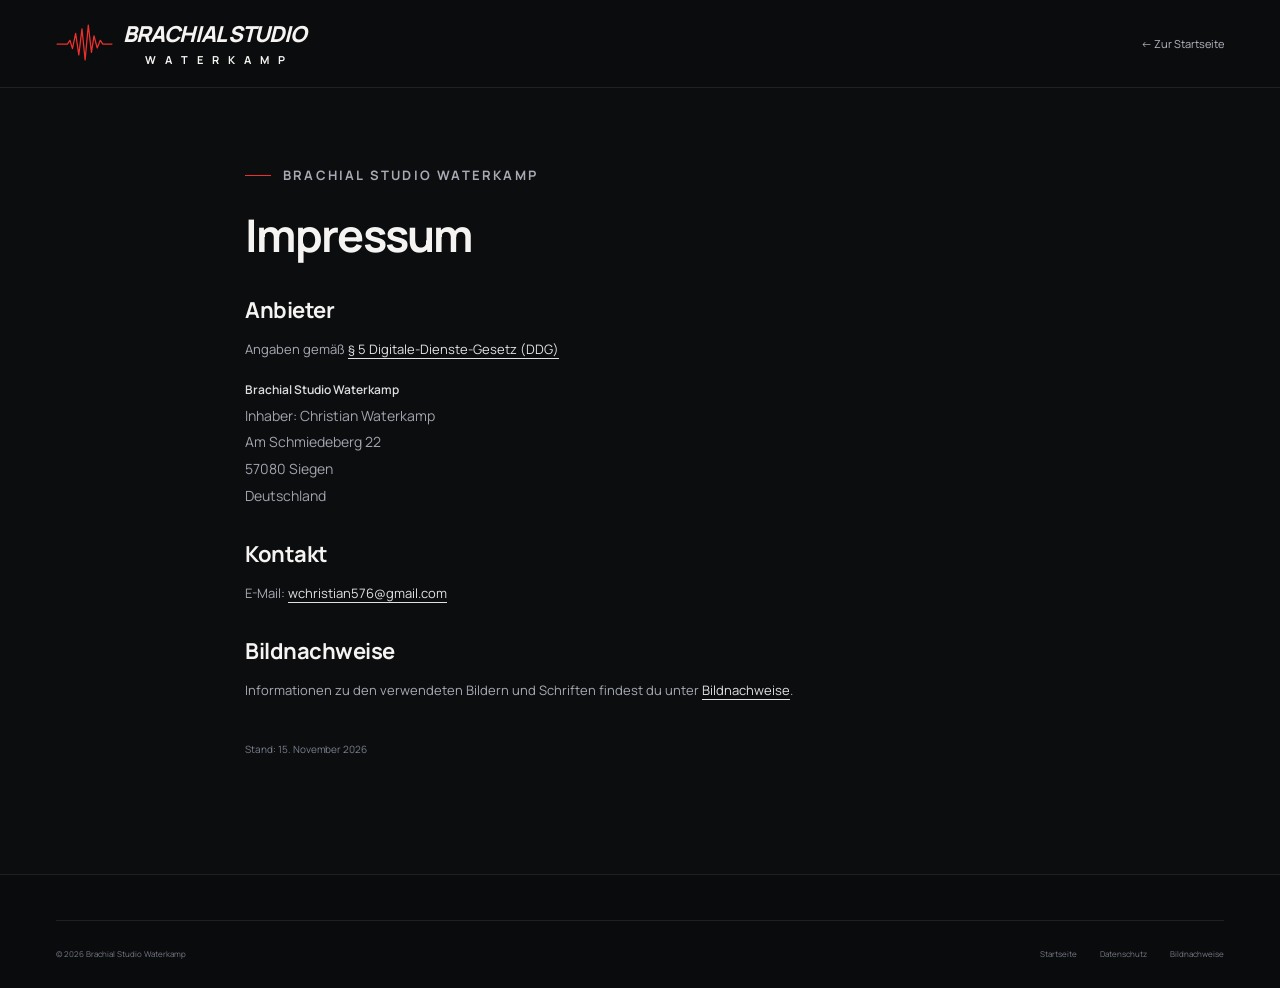
<file: impressum.html>
<!doctype html>
<html lang="de"><head><meta charset="utf-8"><meta name="viewport" content="width=device-width, initial-scale=1"><meta name="theme-color" content="#0c0d0e"><title>Impressum | Brachial Studio Waterkamp</title><meta name="description" content="Anbieter und Kontakt: Brachial Studio Waterkamp, Christian Waterkamp, Am Schmiedeberg 22, 57080 Siegen."><link rel="icon" href="assets/favicon.svg" type="image/svg+xml"><link rel="stylesheet" href="style.css"></head>
<body><a class="skip-link" href="#main">Zum Inhalt springen</a><header class="site-header legal-header"><div class="wrap header-inner"><a class="brand" href="index.html" aria-label="Brachial Studio Waterkamp – Startseite"><svg class="brand-wave" viewBox="0 0 90 64" aria-hidden="true"><path d="M1 33h17l4-6 4 13 5-24 5 34 5-41 5 49 5-55 5 43 4-26 5 19 5-12 4 6h15"/></svg><span class="brand-type"><strong>BRACHIAL STUDIO</strong><span>W A T E R K A M P</span></span></a><a class="legal-back" href="index.html">← Zur Startseite</a></div></header>
<main id="main" class="wrap legal-main"><p class="eyebrow"><span class="red-line"></span> BRACHIAL STUDIO WATERKAMP</p><h1>Impressum</h1><h2>Anbieter</h2><p>Angaben gemäß <a href="https://www.gesetze-im-internet.de/ddg/__5.html" target="_blank" rel="noopener noreferrer">§ 5 Digitale-Dienste-Gesetz (DDG)</a></p><address><strong>Brachial Studio Waterkamp</strong><br>Inhaber: Christian Waterkamp<br>Am Schmiedeberg 22<br>57080 Siegen<br>Deutschland</address><h2>Kontakt</h2><p>E-Mail: <a href="mailto:wchristian576@gmail.com">wchristian576@gmail.com</a></p><h2>Bildnachweise</h2><p>Informationen zu den verwendeten Bildern und Schriften findest du unter <a href="bildnachweise.html">Bildnachweise</a>.</p><p class="legal-muted">Stand: 15. November 2026</p></main><footer class="site-footer"><div class="wrap footer-bottom"><p>© 2026 Brachial Studio Waterkamp</p><nav aria-label="Rechtliche Informationen"><a href="index.html">Startseite</a><a href="datenschutz.html">Datenschutz</a><a href="bildnachweise.html">Bildnachweise</a></nav></div></footer></body></html>
</file>
<file: style.css>
@font-face{font-family:Manrope;src:url('assets/manrope-variable.ttf') format('truetype');font-weight:200 800;font-style:normal;font-display:swap}
:root{--bg:#0c0d0e;--panel:#131416;--panel-light:#191a1d;--text:#f5f4f2;--muted:#a3a4a9;--red:#ed302d;--red-hover:#ff4844;--line:#ffffff16;--max:1280px;--header:88px;--font:'Manrope',Arial,Helvetica,sans-serif;color-scheme:dark}
*,*::before,*::after{box-sizing:border-box}
html{scroll-behavior:smooth;scroll-padding-top:calc(var(--header) + 26px)}
body{margin:0;background:var(--bg);color:var(--text);font-family:var(--font);font-size:15px;line-height:1.8;-webkit-font-smoothing:antialiased}
body.menu-open{overflow:hidden}
button,input,select,textarea{font:inherit}
button,a,input,select,textarea{-webkit-tap-highlight-color:transparent}
button{cursor:pointer}
a{color:inherit;text-decoration:none}
button{color:inherit}
img{display:block;max-width:100%;height:auto}
figure,p,h1,h2,h3,h4{margin:0}
figure{min-width:0}
ul,ol{margin:0;padding:0}
::selection{background:#ed302d;color:#fff}
:focus-visible{outline:2px solid var(--red-hover);outline-offset:6px}
[hidden]{display:none!important}
.wrap{width:min(var(--max),calc(100% - 112px));margin-inline:auto}
.icon{width:21px;height:21px;fill:none;stroke:currentColor;stroke-width:1.6;stroke-linecap:round;stroke-linejoin:round;flex-shrink:0}
.svg-library{position:absolute;width:0;height:0;overflow:hidden}
.skip-link{position:fixed;left:20px;top:-100px;z-index:100;background:var(--red);padding:12px 20px;color:#fff}
.skip-link:focus{top:15px}
.site-header{height:var(--header);position:sticky;top:0;z-index:30;background:#0c0d0ef5;border-bottom:1px solid var(--line);backdrop-filter:blur(16px)}
.header-inner{height:100%;display:flex;justify-content:space-between;align-items:center;gap:28px}
.brand{display:inline-flex;gap:10px;align-items:center;flex-shrink:0;line-height:1}
.brand-wave{width:57px;height:49px;fill:none;stroke:var(--red);stroke-width:2;stroke-linejoin:round}
.brand-type{display:grid;text-align:center;gap:9px;white-space:nowrap}
.brand-type strong{font-size:22px;letter-spacing:-.9px;font-style:italic;font-weight:800}
.brand-type>span{font-size:11px;letter-spacing:3.5px;font-weight:700;padding-left:3px}
.main-nav{display:flex;gap:24px;height:100%;align-items:center}
.main-nav>a{font-size:12px;font-weight:600;color:#c1c1c5;position:relative;white-space:nowrap;display:flex;align-items:center;gap:9px;height:100%;transition:color .2s}
.main-nav>a::after{content:'';position:absolute;left:0;right:0;bottom:20px;height:2px;background:var(--red);transform:scaleX(0);transform-origin:left;transition:transform .2s}
.main-nav>a:hover,.main-nav>a.is-active{color:#fff}
.main-nav>a.is-active::after{transform:scaleX(1)}
.main-nav .nav-contact{color:#fff}
.nav-contact .icon{width:16px;height:16px;color:var(--red)}
.menu-toggle{display:none;background:none;border:0;width:44px;height:44px}
.hero{min-height:640px;position:relative;isolation:isolate;overflow:hidden;background:#08090b}
.hero-photo{position:absolute;inset:0 0 0 30%;z-index:-2}
.hero-photo img{width:100%;height:100%;object-fit:cover;object-position:60% center}
.hero::before{content:'';position:absolute;inset:0;z-index:-1;background:linear-gradient(90deg,#090a0c 2%,#090a0c 25%,#090a0cf0 35%,#090a0c80 46%,#090a0c08 62%),linear-gradient(0deg,#090a0cb3,transparent 30%)}
.hero-inner{position:relative;min-height:640px;display:flex;align-items:center;padding-top:48px;padding-bottom:76px}
.eyebrow{display:flex;align-items:center;gap:12px;font-size:10px;font-weight:700;letter-spacing:2.2px;color:#c5c5c9;line-height:1.6;text-transform:uppercase}
.live-dot{display:inline-block;width:6px;height:6px;border-radius:50%;background:var(--red);flex-shrink:0;box-shadow:0 0 12px #ed302d60}
.hero-copy{position:relative;max-width:610px}
.hero h1{font-size:clamp(58px,5.3vw,79px);font-weight:800;line-height:1.06;letter-spacing:-3.8px;margin:27px 0 25px}
.hero h1>span{color:var(--red)}
.hero-description{color:#c6c7cb;font-size:16px;line-height:1.8;letter-spacing:.1px;max-width:440px}
.button-group{display:flex;flex-wrap:wrap;gap:12px;margin-top:33px}
.button{display:inline-flex;justify-content:center;align-items:center;gap:20px;min-height:49px;padding:13px 22px;font-size:12px;font-weight:700;line-height:1.5;border:1px solid transparent;border-radius:3px;transition:background .2s,border-color .2s,transform .2s;cursor:pointer;text-align:center}
.button:hover{transform:translateY(-2px)}
.button-primary{background:var(--red);border-color:var(--red);color:#fff}
.button-primary:hover{background:var(--red-hover);border-color:var(--red-hover)}
.button-ghost{background:#090a0c40;border-color:#ffffff40;color:#eee}
.button-ghost:hover{background:#ffffff0a;border-color:#ffffff80}
.button .icon{width:18px;height:18px}
.hero-note{display:flex;align-items:center;gap:10px;font-size:10px;letter-spacing:.35px;color:#898b92;margin-top:27px}
.note-line{width:24px;height:1px;background:var(--red)}
.hero-caption{position:absolute;bottom:46px;right:0;display:flex;align-items:center;gap:12px;padding:14px 20px;background:#08090cb3;border:1px solid #ffffff1a;backdrop-filter:blur(10px);font-size:9px;letter-spacing:1.5px;line-height:1.5}
.hero-caption small{display:block;color:#b2b3bb;font-size:9px;font-weight:400;letter-spacing:.2px;margin-top:3px}
.hero-caption>.icon{width:16px;margin-left:14px;color:#b8b8bc}
.caption-dot{width:5px;height:5px;border-radius:50%;background:var(--red)}
.hero-coordinate{position:absolute;right:23px;top:25px;writing-mode:vertical-rl;font-size:8px;letter-spacing:2px;color:#7e7d85}
.service-strip{background:#101113;border-top:1px solid var(--line);border-bottom:1px solid var(--line)}
.service-strip-inner{display:grid;grid-template-columns:repeat(4,minmax(0,1fr))}
.service-strip-inner>a{display:flex;align-items:center;gap:17px;padding:28px 24px;position:relative;transition:background .2s}
.service-strip-inner>a:first-child{padding-left:0}
.service-strip-inner>a:last-child{padding-right:0}
.service-strip-inner>a+a::before{position:absolute;left:0;top:29px;bottom:29px;width:1px;content:'';background:#ffffff20}
.service-strip-inner>a:hover{background:#ffffff03}
.service-icon{width:28px;height:34px;fill:none;stroke:#dfdfe2;stroke-width:1.4;stroke-linecap:round;stroke-linejoin:round;flex-shrink:0}
.service-strip strong{display:block;font-size:13px;font-weight:700;line-height:1.6}
.service-strip small{display:block;font-size:10px;color:#8f9097;line-height:1.6;margin-top:4px;white-space:nowrap}
.strip-arrow{width:13px;height:13px;margin-left:auto;color:#64666c;flex-shrink:0}
.section{padding-block:110px}
.split{display:grid;grid-template-columns:1fr 1fr;align-items:center;gap:90px}
.red-line{height:1px;width:26px;background:var(--red);display:inline-block;flex-shrink:0}
h2{font-size:clamp(32px,3.1vw,45px);line-height:1.22;letter-spacing:-1.6px;font-weight:700}
.section-copy h2{margin-top:20px;margin-bottom:24px}
.section-copy>p:not(.eyebrow){font-size:13px;color:#a3a4ac;line-height:1.95;margin-top:15px}
.section-copy .lead{color:#dedee1!important;font-size:16px!important;line-height:1.7!important}
.studio-figure{position:relative;margin-top:4px;padding-bottom:40px}
.studio-figure>img{width:100%;aspect-ratio:1.55;object-fit:cover;object-position:center;filter:brightness(.87);border-radius:2px}
.studio-figure figcaption{display:flex;align-items:center;gap:9px;position:absolute;bottom:0;left:0;right:0;font-size:8px;letter-spacing:1.2px;line-height:1.5;color:#a3a3ab}
.studio-figure figcaption>span:last-child{margin-left:auto;color:#6f7079}
.studio-figure .live-dot{width:4px;height:4px}
.image-corner{position:absolute;right:-13px;top:-13px;height:70px;width:70px;border-top:1px solid var(--red);border-right:1px solid var(--red);z-index:-1}
.inline-facts{display:flex;gap:22px;margin-top:26px;color:#dedee0;font-size:10px}
.inline-facts>span{display:flex;gap:8px;align-items:center}
.inline-facts .icon{color:var(--red);width:15px;height:15px}
.text-link{display:inline-flex;align-items:center;gap:20px;font-size:11px;font-weight:700;line-height:1.7;padding:8px 0;border:0;background:none;border-bottom:1px solid #ed302d77;transition:color .2s,gap .2s}
.text-link .icon{color:var(--red);width:17px;height:17px}
.text-link:hover{gap:27px;color:#fff}
.section-copy>.text-link{margin-top:24px}
.services-section{padding:90px 0 20px;background:#111214;border-block:1px solid var(--line)}
.section-heading{display:flex;align-items:flex-end;justify-content:space-between;gap:40px;margin-bottom:53px}
.section-heading h2{margin-top:18px}
.section-heading>p{font-size:12px;line-height:1.9;color:#96979f;flex-shrink:0;padding-bottom:3px}
.service-detail{display:grid;grid-template-columns:1fr 1fr;align-items:center;gap:100px;padding:60px 0 66px;border-top:1px solid var(--line);scroll-margin-top:20px}
.section-number{font-size:9px;letter-spacing:1.5px;line-height:1.6;color:#777b84;font-weight:600}
.service-content h3{font-size:37px;line-height:1.22;letter-spacing:-1.3px;font-weight:700;margin:17px 0 20px}
.service-content>p{color:#a2a3ac;font-size:13px;line-height:1.95;max-width:440px}
.check-list{list-style:none;margin-top:21px}
.check-list>li{position:relative;font-size:11px;color:#c7c7cd;padding-left:19px;line-height:1.7;margin-bottom:8px}
.check-list>li::before{content:'';position:absolute;top:7px;left:0;width:4px;height:4px;background:var(--red)}
.service-content .text-link{margin-top:19px}
.service-image{position:relative;overflow:hidden;background:#16171b;border-radius:3px;min-height:350px}
.service-image img{width:100%;height:350px;object-fit:cover;filter:brightness(.73) saturate(.65);transition:filter .4s,transform .7s}
.service-image:hover img{transform:scale(1.035);filter:brightness(.85) saturate(.8)}
.service-image::after{content:'';position:absolute;inset:0;background:linear-gradient(0deg,#000b,transparent 40%);pointer-events:none}
.service-image figcaption{position:absolute;left:25px;right:25px;bottom:23px;display:flex;justify-content:space-between;font-size:8px;letter-spacing:1.5px;z-index:1}
.service-image figcaption>span{color:var(--red)}
.service-reverse .service-image{grid-column:1;grid-row:1}
.service-reverse .service-content{grid-column:2;grid-row:1}
.recording-image img{object-position:center 38%}
.mix-visual{background:linear-gradient(135deg,#1e2025,#111216);border:1px solid #ffffff12;overflow:hidden;padding:26px;border-radius:3px;min-height:350px;display:flex;flex-direction:column;justify-content:space-between;position:relative}
.mix-visual::after{content:'';position:absolute;inset:0;pointer-events:none;background:repeating-linear-gradient(90deg,transparent,transparent 59px,#ffffff03 59px,#ffffff03 60px)}
.mix-topline{display:flex;justify-content:space-between;gap:20px;font-size:7px;color:#777b87;letter-spacing:1.3px}
.mix-topline>span:first-child{display:flex;align-items:center;gap:8px;color:#c6c6cc}
.mix-topline .live-dot{width:4px;height:4px}
.audio-tracks{margin-block:28px;display:grid;gap:8px}
.audio-track{height:22px;position:relative;background:#ed302d0a;border-inline:1px solid #ed302d55;overflow:hidden}
.audio-track::before{content:'';position:absolute;inset:1px 0;background:var(--red);opacity:.65;clip-path:polygon(0 48%,2% 40%,3% 60%,4% 34%,5% 65%,6% 46%,8% 48%,9% 12%,10% 88%,11% 30%,12% 69%,14% 47%,16% 20%,17% 80%,18% 40%,20% 48%,21% 5%,22% 95%,23% 30%,25% 50%,27% 10%,28% 90%,29% 22%,30% 76%,31% 35%,32% 65%,35% 47%,38% 25%,39% 76%,40% 46%,42% 48%,44% 7%,45% 93%,46% 35%,48% 48%,50% 14%,51% 86%,52% 37%,54% 50%,56% 20%,57% 79%,59% 37%,61% 60%,63% 46%,65% 2%,66% 98%,68% 39%,70% 50%,72% 20%,73% 78%,74% 38%,76% 50%,78% 13%,79% 88%,80% 32%,82% 50%,84% 30%,85% 72%,87% 48%,89% 7%,90% 92%,91% 33%,93% 50%,95% 24%,96% 76%,98% 45%,100% 50%,100% 55%,0 55%)}
.track-two{margin-left:25px}.track-two::before{transform:scaleY(.6) scaleX(-1);opacity:.35}.track-three{margin-right:33px}.track-three::before{transform:scaleY(.8);opacity:.5}.track-four{margin-left:65px}.track-four::before{transform:scaleX(-1) scaleY(.5);opacity:.35}
.mix-bottom{display:flex;justify-content:space-between;align-items:end}
.mix-bottom>strong{font-size:28px;line-height:1.25;letter-spacing:-.7px;font-weight:600}
.mix-bottom>strong>span{color:var(--red)}
.mix-bottom>svg{width:71px;height:76px;fill:#ed302d;opacity:.8}
.about-section{background:radial-gradient(ellipse at 10% 100%,#ed302d07,transparent 60%)}
.about-split{grid-template-columns:.85fr 1.15fr;gap:110px}
.about-portrait{position:relative;max-width:460px}
.about-portrait>img{width:100%;aspect-ratio:1.04;object-fit:cover;object-position:55% 30%;border-radius:3px;filter:brightness(.85)}
.about-portrait figcaption{display:flex;justify-content:space-between;font-size:8px;letter-spacing:1.5px;padding-top:16px;color:#9a9ba5}
.about-portrait figcaption>span:last-child{color:var(--red)}
.about-section strong{color:#d0d0d6;font-weight:600}
.references-section{background:#111214;border-block:1px solid var(--line)}
.release-grid{display:grid;grid-template-columns:1fr 1fr;gap:30px}
.release-card{display:block;min-width:0}
.release-art{position:relative;height:310px;padding:26px 32px;overflow:hidden;display:flex;flex-direction:column;align-items:flex-start;justify-content:space-between;border:1px solid #ffffff0d;transition:filter .3s;border-radius:3px}
.release-art::after{content:'';position:absolute;inset:-30%;pointer-events:none;opacity:.25;background:repeating-radial-gradient(ellipse at center,transparent,transparent 12px,#b3d4fa55 13px,transparent 14px);transform:rotate(-23deg)}
.release-blue{background:radial-gradient(ellipse at 75% 70%,#3269a0b3,transparent 65%),linear-gradient(120deg,#0a1629,#193554)}
.release-red{background:radial-gradient(ellipse at 75% 70%,#a52a37a1,transparent 65%),linear-gradient(120deg,#200c10,#381d23)}
.release-red::after{background:repeating-radial-gradient(ellipse at center,transparent,transparent 12px,#ffadb455 13px,transparent 14px);transform:rotate(23deg)}
.release-artist{font-size:11px;letter-spacing:4px;font-weight:700;z-index:1;line-height:1.5}
.release-artist small{display:block;font-size:7px;letter-spacing:1.7px;margin-top:7px;color:#b6a0a4}
.cover-title{font-size:82px;font-weight:800;line-height:.82;letter-spacing:-5px;z-index:1}
.release-red .cover-title{font-size:61px;line-height:.88;letter-spacing:-3px}
.release-genre{font-size:8px;letter-spacing:3px;z-index:1;margin-bottom:9px;color:#a7bdd7}
.release-red .release-genre{color:#d6a3a8}
.cover-note{position:absolute;left:32px;bottom:13px;font-size:5px;letter-spacing:1px;opacity:.5}
.release-play{position:absolute;bottom:29px;right:31px;width:51px;height:51px;display:grid;place-items:center;border:1px solid #ffffff55;border-radius:50%;background:#0003;z-index:2;transition:background .3s,transform .3s}
.release-play>.icon{fill:#fff;stroke:none;width:19px;height:19px;margin-right:3px}
.release-card:hover .release-play{background:var(--red);border-color:var(--red);transform:scale(1.07)}
.release-card:hover .release-art{filter:brightness(1.15)}
.release-art:has(>img)::after{display:none}
.release-art>img{position:absolute;inset:0;width:100%;height:100%;object-fit:contain}
.release-art:has(>img){padding:0;background:#0a101d}
.release-art.release-red:has(>img){background:#10262b}
.release-info{display:flex;gap:20px;justify-content:space-between;align-items:center;padding:23px 0 4px}
.release-info .section-number{font-size:7px;letter-spacing:1.2px}
.release-info h3{font-size:19px;font-weight:600;line-height:1.5;margin-top:4px;letter-spacing:-.4px}
.release-info h3 small{font-size:11px;color:#92939c;letter-spacing:0;font-weight:400}
.release-platform{display:flex;align-items:center;gap:10px;font-size:9px;color:#a8a9b0;white-space:nowrap}
.release-platform>.icon{width:14px;height:14px;color:var(--red)}
.external-note{font-size:9px;color:#797c85;margin-top:27px}
.process-section{padding-block:90px}
.process-section .section-heading{margin-bottom:40px}
.process-list{list-style:none;display:grid;grid-template-columns:repeat(3,1fr);gap:55px}
.process-list>li{border-top:1px solid #ffffff20;padding-top:20px}
.process-list>li>span{color:var(--red);font-size:10px;letter-spacing:1px}
.process-list h3{font-size:17px;line-height:1.5;margin:17px 0 11px;font-weight:600;letter-spacing:-.3px}
.process-list p{font-size:12px;color:#92959f;line-height:1.9;max-width:320px}
.contact-section{background:radial-gradient(ellipse at 0% 70%,#a3131312,transparent 50%),#111214;border-top:1px solid var(--line)}
.contact-grid{display:grid;grid-template-columns:1fr 1.05fr;gap:100px;align-items:start}
.contact-copy h2{font-size:61px;line-height:1.11;letter-spacing:-2.7px;margin:22px 0 25px}
.contact-copy h2>span{color:var(--red)}
.contact-copy>p:not(.eyebrow){color:#9699a3;font-size:13px;line-height:1.9}
.contact-email{display:flex;align-items:center;gap:15px;font-size:15px;font-weight:600;letter-spacing:-.2px;margin-top:34px;padding-bottom:20px;border-bottom:1px solid var(--line);overflow-wrap:anywhere}
.contact-email>.icon:first-child{color:var(--red);width:18px}
.contact-email>.icon:last-child{margin-left:auto;width:16px;color:#787b86}
.contact-email:hover{color:var(--red-hover)}
address{display:flex;align-items:flex-start;gap:17px;margin-top:22px;font-style:normal;font-size:11px;line-height:1.9;color:#a1a3ae}
address>.icon{width:17px;height:19px;color:var(--red);margin-top:3px}
address strong{color:#dddde1;font-size:12px;font-weight:600}
.map-link{font-size:9px;display:inline-block;color:#c4c4cd;margin-top:9px;border-bottom:1px solid #ffffff33}
.contact-copy .contact-appointment{font-size:10px!important;color:#777a86!important;margin-top:20px;padding-left:34px}
.contact-form-panel{background:#191a1e;border:1px solid #ffffff0b;padding:32px;border-radius:4px}
.contact-form-panel>h3{font-size:21px;letter-spacing:-.6px;font-weight:600;line-height:1.4}
.form-intro{font-size:11px;color:#888c99;margin-top:6px;margin-bottom:26px}
.form-row{display:grid;grid-template-columns:1fr 1fr;gap:16px}
.field{margin-bottom:18px;min-width:0}
.field label{display:block;font-size:10px;font-weight:600;color:#c5c6ce;line-height:1.5;margin-bottom:9px}
.field label>span{color:var(--red)}
.field input,.field select,.field textarea{display:block;width:100%;max-width:100%;background:#111216;border:1px solid #ffffff16;padding:12px 13px;font-size:11px;line-height:1.6;border-radius:2px;color:#ececf0;transition:border-color .2s}
.field input{min-height:44px}
.field select{min-height:44px;padding-right:25px}
.field textarea{resize:vertical;min-height:120px;max-height:450px}
.field input::placeholder,.field textarea::placeholder{color:#747987;opacity:1}
.field input:focus,.field select:focus,.field textarea:focus{outline:none;border-color:#ed302daa}
.field select:invalid{color:#888c99}
.form-note{font-size:9px;line-height:1.85;color:#9396a2;margin-bottom:21px}
.form-note a{color:#bec0c8;text-decoration:underline;text-underline-offset:3px}
.form-submit{width:100%;justify-content:space-between;padding-inline:18px}
.field-note{font-size:8px;color:#7f8491;margin-top:13px;text-align:center}
.form-trap{display:none}
.form-submit:disabled{opacity:.65;cursor:wait;transform:none}
.form-alternative{margin-top:15px;font-size:10px;color:#aeb2bc}
.form-status{font-size:11px;line-height:1.85;padding:13px 14px;margin-top:17px;border:1px solid #ffffff25;border-radius:3px;color:#dedfe3;background:#111216;overflow-wrap:anywhere}
.form-status[data-state=success]{border-color:#5d9e7680;color:#c9e8d2}
.form-status[data-state=error]{border-color:#ed302d80;color:#f0b2b0}
.form-status[data-state=pending]{color:#c4c9d2}
.request-preview{margin-top:25px;padding-top:25px;border-top:1px solid var(--line)}
.request-preview h4{font-size:18px;letter-spacing:-.5px;line-height:1.5}
.request-preview>p{color:#a6aab4;font-size:11px;line-height:1.8;margin-top:10px}
.request-preview pre{font-family:var(--font);font-size:10px;line-height:1.8;background:#111216;padding:18px;color:#cacbd1;white-space:pre-wrap;overflow-wrap:anywhere;max-height:270px;overflow:auto}
.preview-actions{display:flex;flex-wrap:wrap;gap:10px;margin-top:17px}
.preview-actions .button{font-size:10px;padding:11px 13px;gap:9px;min-height:42px}
.request-status{min-height:18px;color:#c6c6ce!important;font-size:10px!important}
.noscript-message{font-size:12px;margin-top:20px;color:#c0c1c9}
.noscript-message a{color:var(--red);overflow-wrap:anywhere}
.site-footer{border-top:1px solid var(--line);padding-top:45px;background:#0a0b0d}
.footer-top{display:flex;align-items:center;justify-content:space-between;gap:30px;padding-bottom:37px}
.footer-top>.brand .brand-wave{width:43px;height:40px}
.footer-top>.brand .brand-type strong{font-size:18px}
.footer-top>.brand .brand-type>span{font-size:8px}
.footer-top>p{font-size:11px;color:#888b95;line-height:1.8;margin-right:auto;margin-left:55px}
.back-top{display:flex;align-items:center;gap:18px;font-size:10px;color:#b0b2bb}
.back-top>span{width:36px;height:36px;display:grid;place-items:center;border:1px solid #ffffff20;border-radius:50%;font-size:18px}
.back-top:hover>span{border-color:var(--red);color:var(--red)}
.footer-bottom{border-top:1px solid var(--line);padding-block:21px;display:flex;align-items:center;justify-content:space-between;gap:25px;font-size:8px;color:#747a86}
.footer-bottom nav{display:flex;gap:23px}
.footer-bottom nav a{padding:5px 0}
.footer-bottom nav a:hover{color:var(--text)}
.footer-location{display:flex;align-items:center;gap:8px;font-size:7px;letter-spacing:1.3px}
.footer-location .live-dot{width:4px;height:4px}
.intro-player{position:fixed;right:24px;bottom:24px;z-index:28;max-width:calc(100% - 32px);display:flex;align-items:center;gap:14px;padding:13px 14px 13px 17px;background:#15161bf2;border:1px solid #ffffff24;border-radius:4px;box-shadow:0 8px 35px #0006;backdrop-filter:blur(12px)}
.intro-info>span{display:block;font-size:7px;font-weight:700;letter-spacing:1.7px;color:#cacbd1;line-height:1.5}
.intro-info>p{font-size:10px;line-height:1.6;margin-top:3px;color:#8f95a2}
.intro-button{background:transparent;border:1px solid #ed302d80;border-radius:3px;padding:10px 12px;min-height:44px;white-space:nowrap;font-size:10px;font-weight:600;transition:background .2s}
.intro-button:hover{background:#ed302d22}
.intro-button:disabled{opacity:.5;cursor:wait}
.intro-close{display:grid;place-items:center;width:44px;min-width:44px;height:44px;padding:0;background:none;border:0;border-radius:3px;color:#999fac;font-size:23px;line-height:1}
.intro-close:hover{background:#ffffff0a;color:#fff}
body:has(.intro-player:not([hidden])){padding-bottom:110px}
.intro-bars{display:flex;gap:3px;align-items:center;height:25px;width:23px;flex-shrink:0}
.intro-bars>i{display:block;width:3px;height:10px;background:var(--red);transform-origin:center}
.intro-bars>i:nth-child(2){height:22px}.intro-bars>i:nth-child(3){height:16px}.intro-bars>i:nth-child(4){height:8px}
.intro-player.is-playing .intro-bars>i{animation:intro-level .75s ease-in-out infinite alternate}
.intro-player.is-playing .intro-bars>i:nth-child(2){animation-delay:-.3s}.intro-player.is-playing .intro-bars>i:nth-child(3){animation-delay:-.5s}.intro-player.is-playing .intro-bars>i:nth-child(4){animation-delay:-.15s}
.intro-noscript{display:grid;gap:10px;padding:20px;font-size:12px;max-width:360px}.intro-noscript audio{max-width:100%}
@keyframes intro-level{from{transform:scaleY(.4)}to{transform:scaleY(1)}}
@media(max-width:680px){.intro-player{inset-inline:16px;bottom:16px;gap:10px;padding:11px 12px}.intro-info{min-width:0;flex:1}.intro-info>p{font-size:8px}.intro-info>span{font-size:6px}.intro-button{font-size:9px;padding:9px 10px}.intro-bars{gap:2px;width:18px}.intro-bars>i{width:2px}}
.reveal{opacity:1;transform:none}
.reveal.will-reveal{opacity:0;transform:translateY(18px);transition:opacity .65s ease,transform .65s ease}
.reveal.will-reveal.is-visible{opacity:1;transform:translateY(0)}
/* Legal pages share the same visual language without loading external services. */
.legal-header .header-inner{justify-content:space-between}
.legal-back{font-size:11px;color:#b5b7c1;display:flex;align-items:center;gap:12px}
.legal-main{max-width:790px;padding-block:75px 100px;min-height:70vh}
.legal-main h1{font-size:45px;letter-spacing:-1.7px;line-height:1.2;margin:20px 0 35px}
.legal-main h2{font-size:22px;letter-spacing:-.5px;margin-top:32px;margin-bottom:13px}
.legal-main h3{font-size:16px;margin-top:26px;margin-bottom:12px}
.legal-main p,.legal-main li{font-size:13px;color:#a7aab4;line-height:1.9;margin-bottom:15px}
.legal-main ul{padding-left:20px}
.legal-main a{color:#e1e1e6;text-decoration:underline;text-underline-offset:4px;overflow-wrap:anywhere}
.legal-main address{font-size:14px;display:block;margin-top:0}
.legal-main .legal-muted{font-size:10px;color:#797f8d;margin-top:38px}
@media(min-width:1550px){.hero,.hero-inner{min-height:690px}.hero-photo{inset:0 0 0 33%}.hero h1{font-size:84px}.hero-copy{max-width:650px}}
@media(max-width:1270px){.wrap{width:calc(100% - 80px)}.main-nav{gap:18px}.main-nav>a{font-size:10px}.brand-wave{width:47px}.brand-type strong{font-size:19px}.brand-type>span{font-size:9px;letter-spacing:3px}.hero,.hero-inner{min-height:620px}.hero h1{font-size:69px}.hero-photo{left:24%}.service-strip-inner>a{gap:12px;padding-inline:17px}.service-strip strong{font-size:11px}.service-strip small{font-size:9px}.strip-arrow{display:none}.split{gap:60px}.service-detail{gap:70px}.contact-grid{gap:60px}.contact-copy h2{font-size:54px}.release-info{align-items:start;gap:10px}.release-platform{font-size:8px}.release-info h3{font-size:17px}.release-info h3 small{display:block}.footer-top>p{margin-left:25px}}
@media(max-width:1050px){:root{--header:77px}.header-inner{gap:20px}.wrap{width:calc(100% - 64px)}.brand-wave{width:45px;height:42px}.brand-type strong{font-size:18px}.brand-type>span{font-size:8px}.main-nav{gap:13px}.main-nav>a{font-size:9px}.main-nav>a .icon{display:none}.hero,.hero-inner{min-height:595px}.hero h1{font-size:65px}.hero-copy>.eyebrow{font-size:8px;letter-spacing:1.6px}.hero-description{font-size:14px}.hero-caption{bottom:27px;font-size:8px;right:0}.hero-coordinate{display:none}.hero-photo img{object-position:62% center}.service-strip-inner>a{gap:11px;padding-inline:14px}.service-icon{width:22px}.service-strip strong{font-size:10px}.service-strip small{font-size:8px}.section{padding-block:80px}.split{gap:45px}.section-copy h2{font-size:34px}.inline-facts{gap:14px;font-size:8px}.service-detail{gap:55px;padding-block:45px}.service-content h3{font-size:31px}.service-content>p{font-size:12px}.service-image,.mix-visual{min-height:320px}.service-image img{height:320px}.contact-grid{gap:40px;grid-template-columns:.9fr 1.1fr}.contact-copy h2{font-size:47px}.contact-form-panel{padding:25px}.contact-email{font-size:12px;gap:10px}.release-art{height:280px}.cover-title{font-size:72px}.release-red .cover-title{font-size:54px}.process-list{gap:32px}.section-heading>p{font-size:11px}.process-list h3{font-size:15px}.footer-location{display:none}}
@media(max-width:900px){.menu-toggle{display:flex;flex-direction:column;justify-content:center;gap:7px;align-items:center;margin-right:-8px;z-index:32}.menu-toggle>span{width:22px;height:1px;background:#fff;transition:transform .25s}.menu-toggle[aria-expanded=true]>span:first-child{transform:translateY(4px) rotate(45deg)}.menu-toggle[aria-expanded=true]>span:last-child{transform:translateY(-4px) rotate(-45deg)}.main-nav{display:none;position:fixed;top:var(--header);inset-inline:0;height:calc(100dvh - var(--header));background:#0c0d0efc;padding:25px 32px 40px;overflow:auto;flex-direction:column;align-items:stretch;gap:0;z-index:31}.main-nav.is-open{display:flex}.main-nav>a{height:auto;min-height:60px;border-bottom:1px solid var(--line);font-size:18px;font-weight:500;justify-content:space-between}.main-nav>a::after{left:auto;right:0;bottom:29px;width:22px;height:1px}.main-nav .nav-contact{color:var(--red)}.main-nav>a .icon{display:block}.hero-photo{left:20%}.hero::before{background:linear-gradient(90deg,#090a0c 0%,#090a0cf5 29%,#090a0cb3 45%,#090a0c15 75%),linear-gradient(0deg,#090a0cb3,transparent 40%)}.service-strip-inner{grid-template-columns:1fr 1fr}.service-strip-inner>a{padding:22px!important;gap:18px}.service-strip-inner>a:nth-child(odd){padding-left:0!important}.service-strip-inner>a:nth-child(even){padding-right:0!important}.service-strip-inner>a:nth-child(3)::before{display:none}.service-strip-inner>a:nth-child(n+3){border-top:1px solid var(--line)}.service-strip strong{font-size:12px}.service-strip small{font-size:10px}.service-icon{width:27px}.strip-arrow{display:block;margin-right:15px}.section-copy h2{font-size:31px}.section-copy>p:not(.eyebrow){font-size:12px}.split{gap:38px}.inline-facts{flex-direction:column;gap:10px;font-size:10px}.studio-figure>img{aspect-ratio:1.1}.studio-figure figcaption{flex-wrap:wrap;font-size:6px}.service-detail{gap:38px}.service-content h3{font-size:29px}.service-image,.mix-visual{min-height:300px}.service-image img{height:300px}.mix-bottom>strong{font-size:24px}.mix-topline>span:last-child{display:none}.check-list>li{font-size:10px}.about-split{grid-template-columns:.85fr 1.15fr}.about-portrait>img{aspect-ratio:.85}.about-portrait figcaption{font-size:6px;letter-spacing:1px}.contact-grid{gap:30px;grid-template-columns:.9fr 1.1fr}.contact-copy h2{font-size:43px}.form-row{grid-template-columns:1fr;gap:0}.contact-form-panel>h3{font-size:19px}.contact-form-panel{padding:24px}.contact-email{gap:8px;font-size:11px}.contact-email>.icon:last-child{display:none}.release-info{display:block}.release-platform{margin-top:10px;font-size:9px}.release-info h3 small{display:inline}.release-art{padding:25px}.cover-note{left:25px}.process-list{gap:25px}.process-list p{font-size:11px}.footer-top>p{font-size:10px;margin-left:0}.back-top{font-size:9px;gap:10px}}
@media(max-width:680px){:root{--header:72px}.wrap{width:calc(100% - 40px)}.brand{gap:8px}.brand-wave{width:41px;height:39px}.brand-type strong{font-size:17px;letter-spacing:-.6px}.brand-type>span{font-size:7px;letter-spacing:2.9px}.brand-type{gap:7px}.hero{min-height:800px}.hero-inner{min-height:800px;align-items:flex-start;padding-top:45px;padding-bottom:330px}.hero-copy{width:100%}.hero-copy>.eyebrow{font-size:7px;letter-spacing:1.3px;gap:8px}.hero h1{font-size:57px;letter-spacing:-2.8px;margin-top:21px;margin-bottom:20px;line-height:1.04}.hero-description{font-size:12px;line-height:1.9;max-width:290px}.hero-photo{left:0;top:auto;height:390px;bottom:0;right:0}.hero-photo img{object-position:69% center}.hero::before{background:linear-gradient(180deg,#090a0c 0%,#090a0c 47%,#090a0cf0 51%,#090a0c20 70%,#090a0c08 86%,#090a0c60 100%)}.hero-caption{left:0;right:auto;bottom:20px;padding:11px 13px;background:#08090ca6;font-size:7px;letter-spacing:1.2px;gap:9px}.hero-caption small{font-size:8px}.hero-caption>.icon{width:14px;margin-left:10px}.hero-note{font-size:8px;margin-top:17px;letter-spacing:0}.button-group{gap:10px;margin-top:25px}.button{font-size:10px;padding:12px 16px;gap:12px;min-height:45px}.hero .button-primary>.icon{width:15px}.service-strip-inner>a{padding:21px 8px!important;gap:11px;min-width:0}.service-strip-inner>a:nth-child(odd){padding-left:0!important}.service-strip-inner>a:nth-child(even){padding-left:16px!important}.service-strip-inner>a+a::before{top:23px;bottom:23px}.service-strip strong{font-size:10px;line-height:1.5}.service-strip small{font-size:8px;white-space:normal;line-height:1.6}.service-icon{width:21px;height:28px}.strip-arrow{display:none}.section{padding-block:66px}.split{grid-template-columns:1fr;gap:35px}.studio-split>.section-copy{grid-row:1}.section-copy h2{font-size:34px;line-height:1.24;letter-spacing:-1.3px;margin-top:17px;margin-bottom:21px}.section-copy>p:not(.eyebrow){font-size:12px;line-height:1.95}.eyebrow{font-size:8px;letter-spacing:1.6px;gap:9px}.red-line{width:21px}.inline-facts{flex-direction:row;gap:20px;font-size:9px;margin-top:24px}.section-copy>.text-link{margin-top:19px}.text-link{font-size:10px}.studio-figure{margin-top:5px;padding-bottom:30px}.studio-figure>img{aspect-ratio:1.65;filter:brightness(.95)}.studio-figure figcaption{font-size:7px;flex-wrap:nowrap}.image-corner{right:-8px;top:-8px;width:45px;height:45px}.services-section{padding-top:63px;padding-bottom:6px}.section-heading{display:block;margin-bottom:33px}.section-heading h2{font-size:32px;letter-spacing:-1.3px;line-height:1.23;margin-top:16px}.section-heading>p{margin-top:18px;font-size:11px}.service-detail{grid-template-columns:1fr;gap:28px;padding:35px 0 42px;scroll-margin-top:15px}.service-content h3{font-size:31px;line-height:1.2;margin:15px 0 19px}.service-content>p{font-size:12px;max-width:none}.section-number{font-size:8px;letter-spacing:1.5px}.check-list>li{font-size:10px;margin-bottom:10px}.service-content .text-link{margin-top:14px}.service-image,.mix-visual{min-height:250px}.service-image img{height:250px}.service-image figcaption{font-size:7px;bottom:19px;inset-inline:21px}.service-reverse .service-content{grid-row:auto;grid-column:auto}.service-reverse .service-image{grid-row:auto;grid-column:auto}.recording-image img{object-position:center 37%}.mix-visual{padding:23px;min-height:290px}.mix-bottom>strong{font-size:26px}.audio-tracks{margin-block:23px}.about-split{grid-template-columns:1fr;gap:32px}.about-split>.section-copy{grid-row:1}.about-portrait{max-width:none}.about-portrait>img{aspect-ratio:1.2;object-position:50% 22%}.about-portrait figcaption{font-size:7px}.section-copy .lead{font-size:14px!important}.release-grid{grid-template-columns:1fr;gap:35px}.release-art{height:285px;padding:25px 29px}.cover-title{font-size:83px}.release-red .cover-title{font-size:61px}.release-artist{font-size:10px}.release-info{display:flex;align-items:center;gap:15px;padding-top:17px}.release-info h3{font-size:18px}.release-info h3 small{display:block;font-size:10px;margin-top:2px}.release-info .section-number{font-size:6px;letter-spacing:.8px}.release-platform{font-size:8px;gap:6px;margin-top:0}.external-note{font-size:8px;line-height:1.8;margin-top:26px}.process-section{padding-block:61px}.process-list{grid-template-columns:1fr;gap:24px}.process-list>li{display:grid;grid-template-columns:32px 1fr;gap:0 15px;padding-top:20px}.process-list>li>span{grid-column:1;grid-row:1/3;padding-top:5px}.process-list h3{grid-column:2;margin:0 0 9px;font-size:16px}.process-list p{grid-column:2;max-width:none;font-size:11px}.contact-grid{grid-template-columns:1fr;gap:38px}.contact-copy h2{font-size:55px;letter-spacing:-2px;margin-top:21px}.contact-copy>p:not(.eyebrow){font-size:12px}.contact-email{font-size:14px;gap:13px;margin-top:26px;max-width:400px;padding-bottom:18px}.contact-email>.icon:last-child{display:block}.contact-copy .contact-appointment{margin-top:16px}.contact-form-panel{padding:24px 20px}.contact-form-panel>h3{font-size:20px}.form-intro{margin-bottom:25px;font-size:11px}.field{margin-bottom:19px}.field label{font-size:11px}.field input,.field select,.field textarea{font-size:16px;padding:12px;min-height:48px}.field input::placeholder,.field textarea::placeholder{font-size:13px}.field select{font-size:16px}.form-row{grid-template-columns:1fr;gap:0}.form-note{font-size:10px}.form-submit{font-size:12px;min-height:48px}.field-note{font-size:8px;margin-top:14px}.preview-actions .button{width:100%;justify-content:center}.request-preview pre{font-size:11px}.site-footer{padding-top:35px}.footer-top{flex-wrap:wrap;gap:23px;padding-bottom:29px;align-items:center}.footer-top>.brand .brand-wave{width:36px}.footer-top>.brand .brand-type strong{font-size:15px}.footer-top>.brand .brand-type>span{font-size:6px}.footer-top>p{width:100%;order:3;margin:0;font-size:10px}.back-top{margin-left:auto;font-size:0;gap:0}.back-top>span{font-size:17px;width:32px;height:32px}.footer-bottom{flex-direction:column;align-items:flex-start;gap:13px;padding-block:22px;font-size:8px}.footer-bottom nav{gap:25px}.legal-main{padding-block:47px 65px}.legal-main h1{font-size:36px;letter-spacing:-1.4px}.legal-main h2{font-size:22px}.legal-main p,.legal-main li{font-size:12px}.legal-back{font-size:10px;gap:5px}.legal-back .icon{width:15px}.desktop-break{display:none}}
@media(max-width:370px){.intro-info>p{display:none}.intro-info>span{letter-spacing:.6px;white-space:nowrap}.wrap{width:calc(100% - 32px)}.hero h1{font-size:44px;letter-spacing:-2.2px}.hero,.hero-inner{min-height:790px}.hero .button{font-size:9px;padding:11px 12px;gap:9px}.hero-copy>.eyebrow{font-size:6px}.hero-description{font-size:11px}.inline-facts{gap:13px;font-size:8px}.service-strip strong{font-size:9px}.service-strip small{font-size:7px}.service-strip-inner>a{gap:8px}.contact-copy h2{font-size:50px}.contact-email{font-size:12px}.release-info h3{font-size:16px}.release-platform{font-size:7px}.release-art{padding-inline:23px}.release-red .cover-title{font-size:53px}.cover-title{font-size:75px}.contact-form-panel{padding:22px 17px}}
@media(prefers-reduced-motion:reduce){html{scroll-behavior:auto}*,*::before,*::after{animation-duration:.01ms!important;transition-duration:.01ms!important;animation-iteration-count:1!important}.reveal.will-reveal{opacity:1;transform:none}}
</file>
